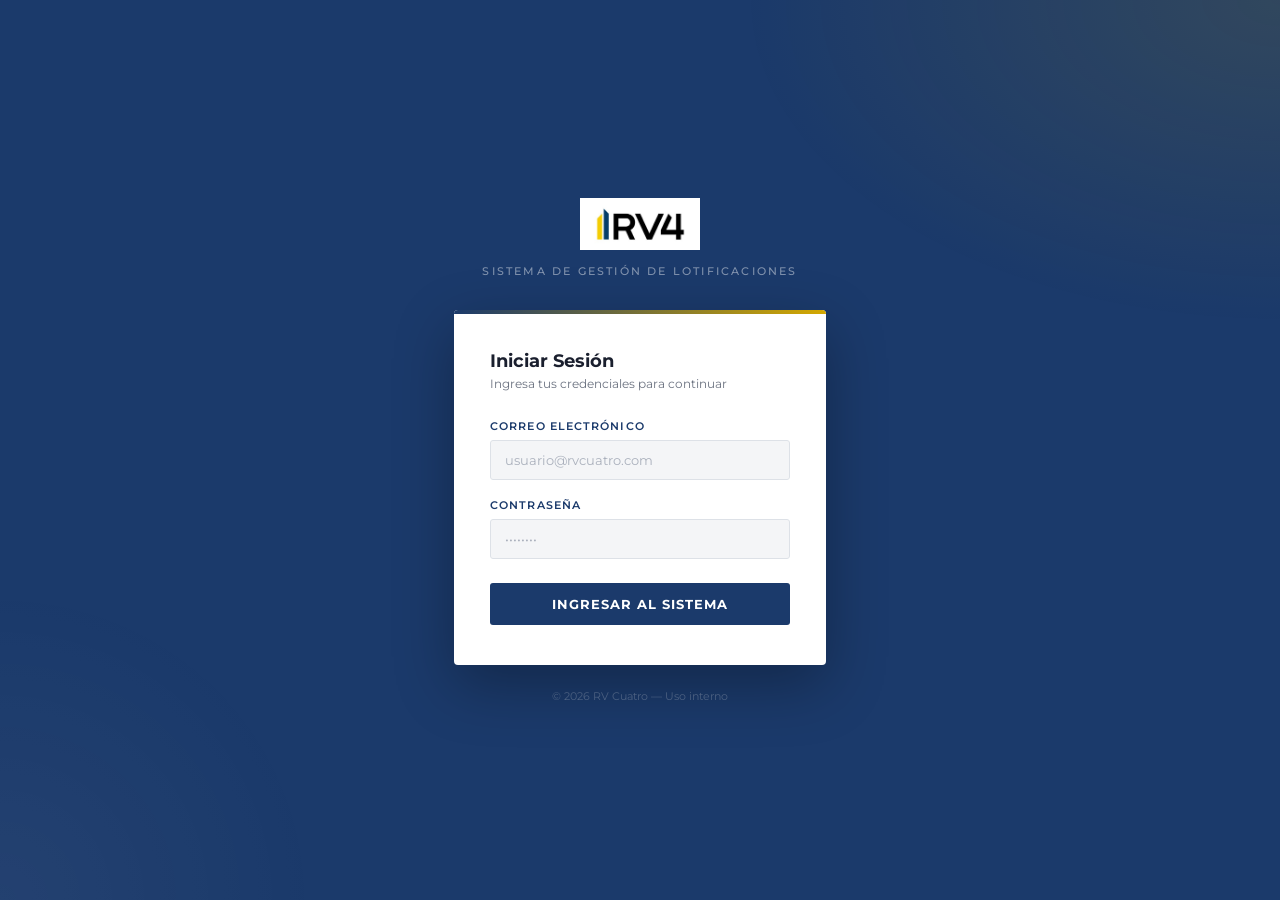
<file: frontend/html/index.html>
<!DOCTYPE html>
<html lang="es">
<head>
<meta charset="UTF-8">
<meta name="viewport" content="width=device-width, initial-scale=1.0">
<title>RV4 Lotificaciones — Acceso</title>
<link rel="preconnect" href="https://fonts.googleapis.com">
<link href="https://fonts.googleapis.com/css2?family=Montserrat:wght@300;400;500;600;700&display=swap" rel="stylesheet">
<style>
*, *::before, *::after { box-sizing: border-box; margin: 0; padding: 0; }
:root {
  --azul:      #1B3A6B;
  --azul-lt:   #2a5298;
  --dorado:    #D4A800;
  --dorado-lt: #F0C000;
  --negro:     #0f1117;
  --blanco:    #ffffff;
  --gris:      #f4f5f7;
  --borde:     #dde1e7;
  --texto:     #1a1f2e;
  --muted:     #6b7280;
  --red:       #c0392b;
}
body {
  font-family: 'Montserrat', sans-serif;
  background: var(--azul);
  min-height: 100vh;
  display: flex;
  align-items: center;
  justify-content: center;
  position: relative;
  overflow: hidden;
}
body::before {
  content: '';
  position: fixed; inset: 0;
  background:
    radial-gradient(ellipse 70% 60% at 100% 0%, rgba(212,168,0,0.12) 0%, transparent 60%),
    radial-gradient(ellipse 50% 70% at 0% 100%, rgba(255,255,255,0.04) 0%, transparent 50%);
  pointer-events: none;
}
.login-wrapper {
  position: relative; z-index: 10;
  width: 100%; max-width: 420px;
  padding: 24px;
  animation: fadeUp 0.5s ease both;
}
@keyframes fadeUp {
  from { opacity:0; transform: translateY(16px); }
  to   { opacity:1; transform: none; }
}
.brand { text-align: center; margin-bottom: 32px; }
.brand img { height: 52px;  }
.brand-sub {
  font-size: 11px; letter-spacing: 0.2em; text-transform: uppercase;
  color: rgba(255,255,255,0.45); margin-top: 10px; font-weight: 500;
}
.card {
  background: var(--blanco);
  border-radius: 4px;
  padding: 40px 36px;
  box-shadow: 0 20px 60px rgba(0,0,0,0.3);
  position: relative; overflow: hidden;
}
.card::before {
  content: '';
  position: absolute; top: 0; left: 0; right: 0; height: 4px;
  background: linear-gradient(90deg, var(--azul), var(--dorado));
}
.card-title { font-size: 18px; font-weight: 700; color: var(--texto); margin-bottom: 4px; }
.card-sub { font-size: 12px; color: var(--muted); margin-bottom: 28px; }
.field { margin-bottom: 18px; }
label {
  display: block; font-size: 11px; font-weight: 600;
  letter-spacing: 0.1em; text-transform: uppercase;
  color: var(--azul); margin-bottom: 7px;
}
input {
  width: 100%; padding: 11px 14px;
  border: 1.5px solid var(--borde); border-radius: 3px;
  background: var(--gris);
  font-family: 'Montserrat', sans-serif; font-size: 13px;
  color: var(--texto); outline: none;
  transition: border-color 0.2s, background 0.2s;
}
input:focus { border-color: var(--azul); background: #fff; }
input::placeholder { color: #aab0bc; }
.btn-login {
  width: 100%; padding: 13px;
  background: var(--azul); color: #fff;
  border: none; border-radius: 3px;
  font-family: 'Montserrat', sans-serif;
  font-size: 13px; font-weight: 700;
  letter-spacing: 0.08em; text-transform: uppercase;
  cursor: pointer; transition: background 0.2s;
  margin-top: 6px;
}
.btn-login:hover { background: var(--dorado); color: var(--negro); }
.btn-login:disabled { opacity: 0.6; cursor: not-allowed; }
.btn-login .spinner {
  display: none; width: 16px; height: 16px;
  border: 2px solid rgba(255,255,255,0.3); border-top-color: #fff;
  border-radius: 50%; animation: spin 0.7s linear infinite; margin: 0 auto;
}
@keyframes spin { to { transform: rotate(360deg); } }
.btn-login.loading .btn-text { display: none; }
.btn-login.loading .spinner { display: block; }
.error-msg {
  background: #fdf2f2; border: 1px solid #f5c6c6;
  color: var(--red); font-size: 12px; padding: 10px 14px;
  border-radius: 3px; margin-top: 14px; display: none;
}
.error-msg.show { display: block; }
.footer { text-align: center; margin-top: 24px; font-size: 11px; color: rgba(255,255,255,0.25); }
</style>
</head>
<body>
<div class="login-wrapper">
  <div class="brand">
    <img src="logo_rv4.png" alt="RV4" onerror="this.style.display='none';document.getElementById('logoText').style.display='block'">
    <div id="logoText" style="display:none;font-size:28px;font-weight:700;color:#fff;letter-spacing:0.05em">RV<span style="color:var(--dorado)">4</span></div>
    <div class="brand-sub">Sistema de Gestión de Lotificaciones</div>
  </div>
  <div class="card">
    <div class="card-title">Iniciar Sesión</div>
    <div class="card-sub">Ingresa tus credenciales para continuar</div>
    <form id="loginForm" onsubmit="handleLogin(event)">
      <div class="field">
        <label for="email">Correo Electrónico</label>
        <input type="email" id="email" placeholder="usuario@rvcuatro.com" required autocomplete="email">
      </div>
      <div class="field">
        <label for="password">Contraseña</label>
        <input type="password" id="password" placeholder="••••••••" required autocomplete="current-password">
      </div>
      <button type="submit" class="btn-login" id="btnLogin">
        <span class="btn-text">Ingresar al Sistema</span>
        <span class="spinner"></span>
      </button>
      <div class="error-msg" id="errorMsg"></div>
    </form>
  </div>
  <div class="footer">© 2026 RV Cuatro — Uso interno</div>
</div>
<script>
const API = '';
async function handleLogin(e) {
  e.preventDefault();
  const btn = document.getElementById('btnLogin');
  const errEl = document.getElementById('errorMsg');
  const email = document.getElementById('email').value;
  const pass  = document.getElementById('password').value;
  btn.classList.add('loading'); btn.disabled = true;
  errEl.classList.remove('show');
  try {
    const fd = new URLSearchParams();
    fd.append('username', email); fd.append('password', pass);
    const res = await fetch(`${API}/api/auth/login`, {
      method: 'POST', headers: { 'Content-Type': 'application/x-www-form-urlencoded' }, body: fd
    });
    const data = await res.json();
    if (!res.ok) throw new Error(data.detail || 'Credenciales incorrectas');
    localStorage.setItem('token', data.access_token);
    localStorage.setItem('usuario', JSON.stringify(data.usuario));
    if (data.must_change_password) {
      window.location.href = '/cambiar-password.html';
    } else {
      window.location.href = '/dashboard.html';
    }
  } catch (err) {
    errEl.textContent = err.message; errEl.classList.add('show');
  } finally {
    btn.classList.remove('loading'); btn.disabled = false;
  }
}
// ── SSO: Auto-login si viene token por URL ──────────────────────────────
// El ATS de tu compañero abre el tablero con ?token=XXX&usuario=BASE64
// El tablero guarda el token en localStorage y redirige al dashboard
(function() {
  const params = new URLSearchParams(window.location.search);
  const ssoToken = params.get('token');
  const ssoUsuario = params.get('usuario');
  const msg = params.get('msg');
  if (ssoToken) {
    try {
      localStorage.setItem('token', ssoToken);
      if (ssoUsuario) {
        // El objeto usuario viene en Base64: btoa(JSON.stringify(usuario))
        localStorage.setItem('usuario', atob(ssoUsuario));
      }
      // Redirigir al dashboard limpiando la URL (sin exponer el token)
      window.location.replace('/dashboard.html');
    } catch(e) {
      console.error('SSO error:', e);
      // Si algo falla, mostrar el login normal
    }
    return; // No continuar ejecutando el resto del script
  }
})();
// ── Fin SSO ─────────────────────────────────────────────────────────────

if (localStorage.getItem('token')) window.location.href = '/dashboard.html';

// Mostrar mensaje si sesión expiró por inactividad
if (new URLSearchParams(window.location.search).get('timeout')) {
  var msg = document.getElementById('errorMsg');
  if (msg) { msg.textContent = '⏱ Sesión cerrada por inactividad. Ingresa nuevamente.'; msg.classList.add('show'); }
}
</script>
</body>
</html>
</file>
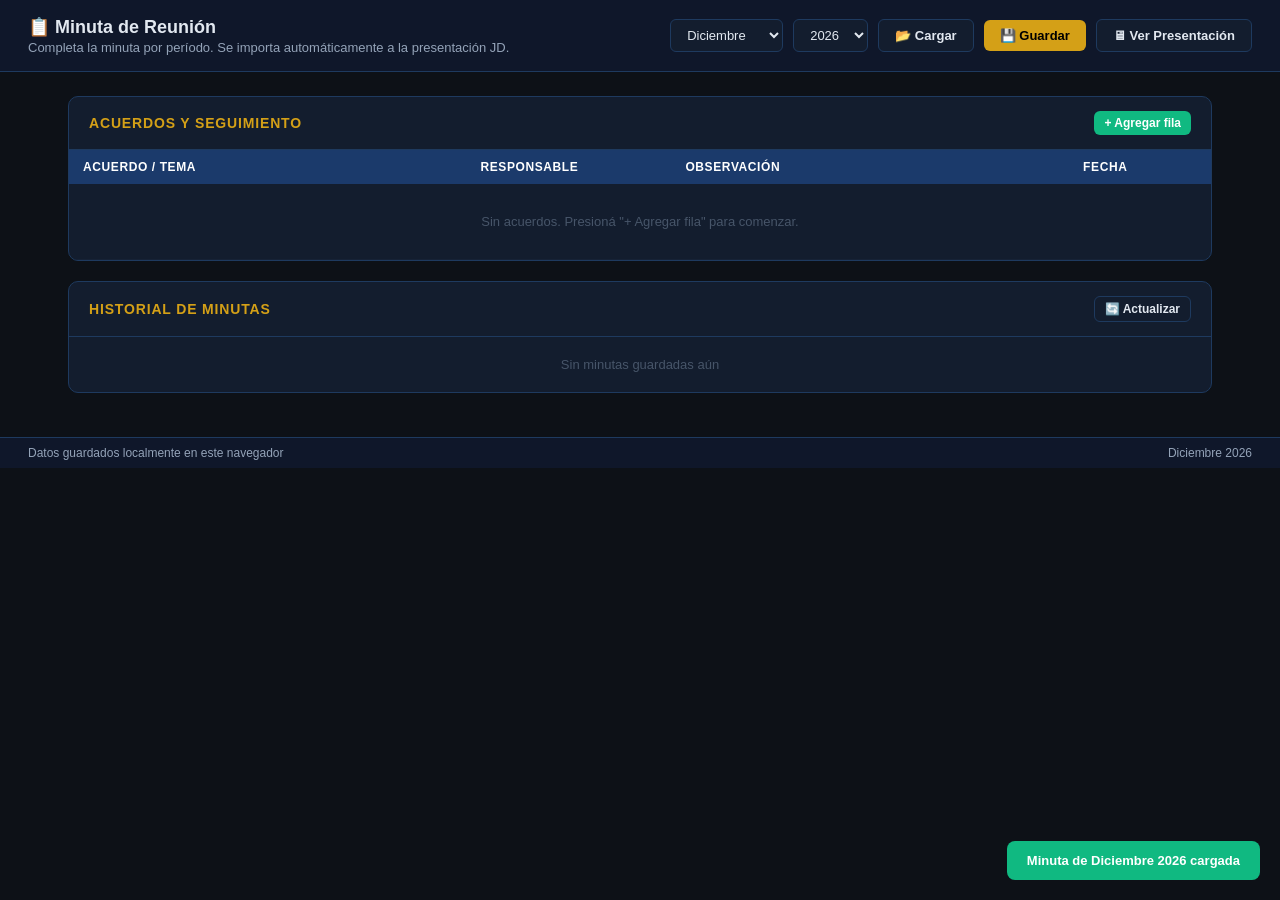
<file: frontend/html/minuta.html>
<!DOCTYPE html>
<html lang="es">
<head>
<meta charset="UTF-8">
<meta name="viewport" content="width=device-width,initial-scale=1">
<title>Minuta de Reunión — RV4</title>
<style>
  :root{
    --bg:#0d1117;--bg-card:#131d2e;--bg-section:#0f172a;
    --text:#e2e8f0;--text-soft:#94a3b8;--muted:#475569;
    --border:#1e3a5f;--border-soft:#162236;
    --blue:#3b82f6;--dorado:#d4a017;--green:#10b981;--red:#ef4444;--amber:#f59e0b;
    --azul:#1B3A6B;
  }
  *{box-sizing:border-box;margin:0;padding:0}
  body{font-family:'Montserrat',sans-serif;background:var(--bg);color:var(--text);min-height:100vh}
  .page-header{background:var(--bg-section);border-bottom:1px solid var(--border);padding:16px 28px;display:flex;align-items:center;gap:16px;justify-content:space-between}
  .page-title{font-size:18px;font-weight:700;color:var(--text)}
  .page-sub{font-size:13px;color:var(--text-soft);margin-top:2px}
  .controls{display:flex;align-items:center;gap:10px;flex-wrap:wrap}
  select{background:var(--bg-card);border:1px solid var(--border);color:var(--text);border-radius:6px;padding:7px 12px;font-size:13px;font-family:inherit;cursor:pointer}
  .btn{display:inline-flex;align-items:center;gap:6px;padding:8px 16px;border-radius:6px;font-size:13px;font-weight:600;font-family:inherit;cursor:pointer;border:none;transition:.15s}
  .btn-primary{background:var(--dorado);color:#000}
  .btn-primary:hover{background:#b8880f}
  .btn-secondary{background:var(--bg-card);color:var(--text);border:1px solid var(--border)}
  .btn-secondary:hover{background:var(--border)}
  .btn-green{background:var(--green);color:#fff}
  .btn-green:hover{opacity:.85}
  .btn-red{background:var(--red);color:#fff}
  .btn-sm{padding:5px 10px;font-size:12px}
  .main{max-width:1200px;margin:0 auto;padding:24px 28px}
  .card{background:var(--bg-card);border:1px solid var(--border);border-radius:10px;margin-bottom:20px;overflow:hidden}
  .card-header{padding:14px 20px;border-bottom:1px solid var(--border);display:flex;align-items:center;justify-content:space-between}
  .card-title{font-size:14px;font-weight:700;color:var(--dorado);text-transform:uppercase;letter-spacing:.06em}
  .card-body{padding:0}
  table{width:100%;border-collapse:collapse}
  th{background:var(--azul);color:#fff;font-size:12px;font-weight:600;text-transform:uppercase;letter-spacing:.05em;padding:10px 14px;text-align:left}
  td{border-bottom:1px solid var(--border-soft);padding:0}
  td input,td textarea{width:100%;background:transparent;border:none;color:var(--text);font-family:inherit;font-size:13px;padding:10px 14px;resize:none;outline:none}
  td input::placeholder,td textarea::placeholder{color:var(--muted)}
  td input:focus,td textarea:focus{background:rgba(59,130,246,.06)}
  td.act-col{text-align:center;width:48px}
  td.act-col button{background:none;border:none;cursor:pointer;color:var(--red);font-size:16px;padding:4px 8px}
  .empty-row td{padding:30px;text-align:center;color:var(--muted);font-size:13px}
  .status-bar{background:var(--bg-section);border-top:1px solid var(--border);padding:8px 28px;font-size:12px;color:var(--text-soft);display:flex;align-items:center;justify-content:space-between}
  .pill{display:inline-flex;align-items:center;gap:4px;padding:3px 10px;border-radius:20px;font-size:11px;font-weight:600}
  .pill-green{background:rgba(16,185,129,.15);color:var(--green)}
  .pill-amber{background:rgba(245,158,11,.15);color:var(--amber)}
  .historial-item{padding:12px 16px;border-bottom:1px solid var(--border-soft);display:flex;justify-content:space-between;align-items:center;cursor:pointer}
  .historial-item:hover{background:var(--bg-section)}
  .historial-item:last-child{border-bottom:none}
  .modal-overlay{display:none;position:fixed;inset:0;background:rgba(0,0,0,.7);z-index:1000;align-items:center;justify-content:center}
  .modal-overlay.open{display:flex}
  .modal{background:var(--bg-card);border:1px solid var(--border);border-radius:12px;padding:24px;max-width:500px;width:90%}
  .modal-title{font-size:16px;font-weight:700;margin-bottom:16px}
  .toast{position:fixed;bottom:20px;right:20px;background:var(--green);color:#fff;padding:12px 20px;border-radius:8px;font-size:13px;font-weight:600;z-index:2000;display:none;animation:fadeIn .2s}
  @keyframes fadeIn{from{opacity:0;transform:translateY(10px)}to{opacity:1;transform:translateY(0)}}
</style>
</head>
<body>

<div class="page-header">
  <div>
    <div class="page-title">📋 Minuta de Reunión</div>
    <div class="page-sub">Completa la minuta por período. Se importa automáticamente a la presentación JD.</div>
  </div>
  <div class="controls">
    <select id="selMes">
      <option value="1">Enero</option><option value="2">Febrero</option>
      <option value="3">Marzo</option><option value="4">Abril</option>
      <option value="5">Mayo</option><option value="6">Junio</option>
      <option value="7">Julio</option><option value="8">Agosto</option>
      <option value="9">Septiembre</option><option value="10">Octubre</option>
      <option value="11">Noviembre</option><option value="12">Diciembre</option>
    </select>
    <select id="selAnio"></select>
    <button class="btn btn-secondary" onclick="cargarMinuta()">📂 Cargar</button>
    <button class="btn btn-primary" onclick="guardarMinuta()">💾 Guardar</button>
    <button class="btn btn-secondary" onclick="location.href='/presentacion.html'" title="Abrir presentación JD">🖥 Ver Presentación</button>
  </div>
</div>

<div class="main">
  <!-- Editor de Acuerdos -->
  <div class="card">
    <div class="card-header">
      <span class="card-title">Acuerdos y Seguimiento</span>
      <div style="display:flex;gap:8px;align-items:center">
        <span id="lastModLabel" style="font-size:12px;color:var(--text-soft)"></span>
        <button class="btn btn-green btn-sm" onclick="agregarFila()">+ Agregar fila</button>
      </div>
    </div>
    <div class="card-body">
      <table id="minutasTable">
        <thead>
          <tr>
            <th style="width:35%">Acuerdo / Tema</th>
            <th style="width:18%">Responsable</th>
            <th style="width:35%">Observación</th>
            <th style="width:10%">Fecha</th>
            <th style="width:48px"></th>
          </tr>
        </thead>
        <tbody id="minutasTbody">
          <tr class="empty-row"><td colspan="5">Sin acuerdos. Presioná "+ Agregar fila" para comenzar.</td></tr>
        </tbody>
      </table>
    </div>
  </div>

  <!-- Historial de minutas guardadas -->
  <div class="card">
    <div class="card-header">
      <span class="card-title">Historial de Minutas</span>
      <button class="btn btn-secondary btn-sm" onclick="renderHistorial()">🔄 Actualizar</button>
    </div>
    <div class="card-body" id="historialContainer">
      <div style="padding:20px;text-align:center;color:var(--muted);font-size:13px">Cargando historial…</div>
    </div>
  </div>
</div>

<div class="status-bar">
  <span id="statusMsg">Listo</span>
  <span id="statusPeriod"></span>
</div>

<div id="toastEl" class="toast"></div>

<script>
const MESES = ['','Enero','Febrero','Marzo','Abril','Mayo','Junio','Julio','Agosto','Septiembre','Octubre','Noviembre','Diciembre'];
const KEY = (anio, mes) => `rv4_minutas_${anio}_${String(mes).padStart(2,'0')}`;
let currentAnio = new Date().getFullYear();
let currentMes  = new Date().getMonth() + 1;

// Init year dropdown
function initYears() {
  const sel = document.getElementById('selAnio');
  for (let y = currentAnio + 1; y >= 2023; y--) {
    const o = document.createElement('option');
    o.value = y; o.textContent = y;
    if (y === currentAnio) o.selected = true;
    sel.appendChild(o);
  }
}

function getSelValues() {
  return {
    mes: Number(document.getElementById('selMes').value),
    anio: Number(document.getElementById('selAnio').value)
  };
}

function renderRows(items) {
  const tbody = document.getElementById('minutasTbody');
  if (!items || !items.length) {
    tbody.innerHTML = '<tr class="empty-row"><td colspan="5">Sin acuerdos. Presioná "+ Agregar fila" para comenzar.</td></tr>';
    return;
  }
  tbody.innerHTML = items.map((item, i) => `
    <tr data-idx="${i}">
      <td><input type="text" placeholder="Acuerdo o tema de seguimiento…" value="${escHtml(item.tema||'')}" oninput="updateRow(${i},'tema',this.value)"></td>
      <td><input type="text" placeholder="Responsable" value="${escHtml(item.responsable||'')}" oninput="updateRow(${i},'responsable',this.value)"></td>
      <td><input type="text" placeholder="Observación o estado" value="${escHtml(item.observacion||'')}" oninput="updateRow(${i},'observacion',this.value)"></td>
      <td><input type="date" value="${item.fecha||''}" oninput="updateRow(${i},'fecha',this.value)"></td>
      <td class="act-col"><button onclick="eliminarFila(${i})" title="Eliminar fila">✕</button></td>
    </tr>`).join('');
}

let rows = [];

function updateRow(i, field, val) { if (rows[i]) rows[i][field] = val; }
function escHtml(s) { return String(s).replace(/&/g,'&amp;').replace(/</g,'&lt;').replace(/"/g,'&quot;'); }

function agregarFila() {
  // Remove empty-row if present
  const emptyRow = document.querySelector('#minutasTbody .empty-row');
  if (emptyRow) emptyRow.remove();
  rows.push({ tema:'', responsable:'', observacion:'', fecha:'' });
  renderRows(rows);
  // Focus first input of last row
  const inputs = document.querySelectorAll('#minutasTbody tr:last-child input');
  if (inputs[0]) inputs[0].focus();
}

function eliminarFila(i) {
  rows.splice(i, 1);
  renderRows(rows);
}

function cargarMinuta() {
  const { mes, anio } = getSelValues();
  currentMes = mes; currentAnio = anio;
  const key = KEY(anio, mes);
  try {
    const data = JSON.parse(localStorage.getItem(key) || 'null');
    if (data) {
      rows = data.items || [];
      document.getElementById('lastModLabel').textContent = data.lastMod ? 'Modificado: ' + data.lastMod : '';
    } else {
      rows = [];
      document.getElementById('lastModLabel').textContent = '';
    }
  } catch(e) { rows = []; }
  renderRows(rows);
  document.getElementById('statusPeriod').textContent = `${MESES[mes]} ${anio}`;
  showToast(`Minuta de ${MESES[mes]} ${anio} cargada`, 'green');
}

function guardarMinuta() {
  const { mes, anio } = getSelValues();
  // Sync any unsaved row edits from DOM
  document.querySelectorAll('#minutasTbody tr[data-idx]').forEach(tr => {
    const i = Number(tr.dataset.idx);
    const inputs = tr.querySelectorAll('input');
    if (rows[i]) {
      rows[i].tema        = inputs[0]?.value || '';
      rows[i].responsable = inputs[1]?.value || '';
      rows[i].observacion = inputs[2]?.value || '';
      rows[i].fecha       = inputs[3]?.value || '';
    }
  });
  const filteredRows = rows.filter(r => r.tema || r.responsable || r.observacion);
  const lastMod = new Date().toLocaleString('es-GT');
  const data = { items: filteredRows, lastMod, mes, anio };
  localStorage.setItem(KEY(anio, mes), JSON.stringify(data));
  document.getElementById('lastModLabel').textContent = 'Modificado: ' + lastMod;
  showToast(`✓ Minuta de ${MESES[mes]} ${anio} guardada (${filteredRows.length} acuerdos)`, 'green');
  renderHistorial();
}

function limpiarMinuta() {
  if (!confirm('¿Limpiar todos los acuerdos de este período? Esta acción no se puede deshacer.')) return;
  const { mes, anio } = getSelValues();
  localStorage.removeItem(KEY(anio, mes));
  rows = [];
  renderRows(rows);
  document.getElementById('lastModLabel').textContent = '';
  showToast('Minuta limpiada', 'amber');
  renderHistorial();
}

function renderHistorial() {
  const container = document.getElementById('historialContainer');
  const guardadas = [];
  for (let k in localStorage) {
    if (k.startsWith('rv4_minutas_')) {
      try {
        const d = JSON.parse(localStorage.getItem(k));
        if (d) guardadas.push({ key: k, ...d });
      } catch(e) {}
    }
  }
  guardadas.sort((a,b) => b.key.localeCompare(a.key));
  if (!guardadas.length) {
    container.innerHTML = '<div style="padding:20px;text-align:center;color:var(--muted);font-size:13px">Sin minutas guardadas aún</div>';
    return;
  }
  container.innerHTML = guardadas.map(g => `
    <div class="historial-item" onclick="cargarDesdeHistorial(${g.mes},${g.anio})">
      <div>
        <div style="font-weight:600;font-size:13px">${MESES[g.mes]||g.mes} ${g.anio}</div>
        <div style="font-size:12px;color:var(--text-soft)">${g.lastMod||''}</div>
      </div>
      <div style="display:flex;align-items:center;gap:10px">
        <span class="pill pill-green">${(g.items||[]).length} acuerdos</span>
        <button class="btn btn-red btn-sm" onclick="event.stopPropagation();borrarHistorial('${g.key}')">🗑</button>
      </div>
    </div>`).join('');
}

function cargarDesdeHistorial(mes, anio) {
  document.getElementById('selMes').value = mes;
  document.getElementById('selAnio').value = anio;
  cargarMinuta();
}

function borrarHistorial(key) {
  if (!confirm('¿Eliminar esta minuta del historial?')) return;
  localStorage.removeItem(key);
  renderHistorial();
}

function showToast(msg, type) {
  const t = document.getElementById('toastEl');
  t.textContent = msg;
  t.style.background = type === 'green' ? '#10b981' : type === 'amber' ? '#f59e0b' : '#ef4444';
  t.style.display = 'block';
  setTimeout(() => { t.style.display = 'none'; }, 3000);
}

// Init
initYears();
document.getElementById('selMes').value = currentMes;
cargarMinuta();
renderHistorial();
document.getElementById('statusMsg').textContent = 'Datos guardados localmente en este navegador';
</script>
</body>
</html>
</file>
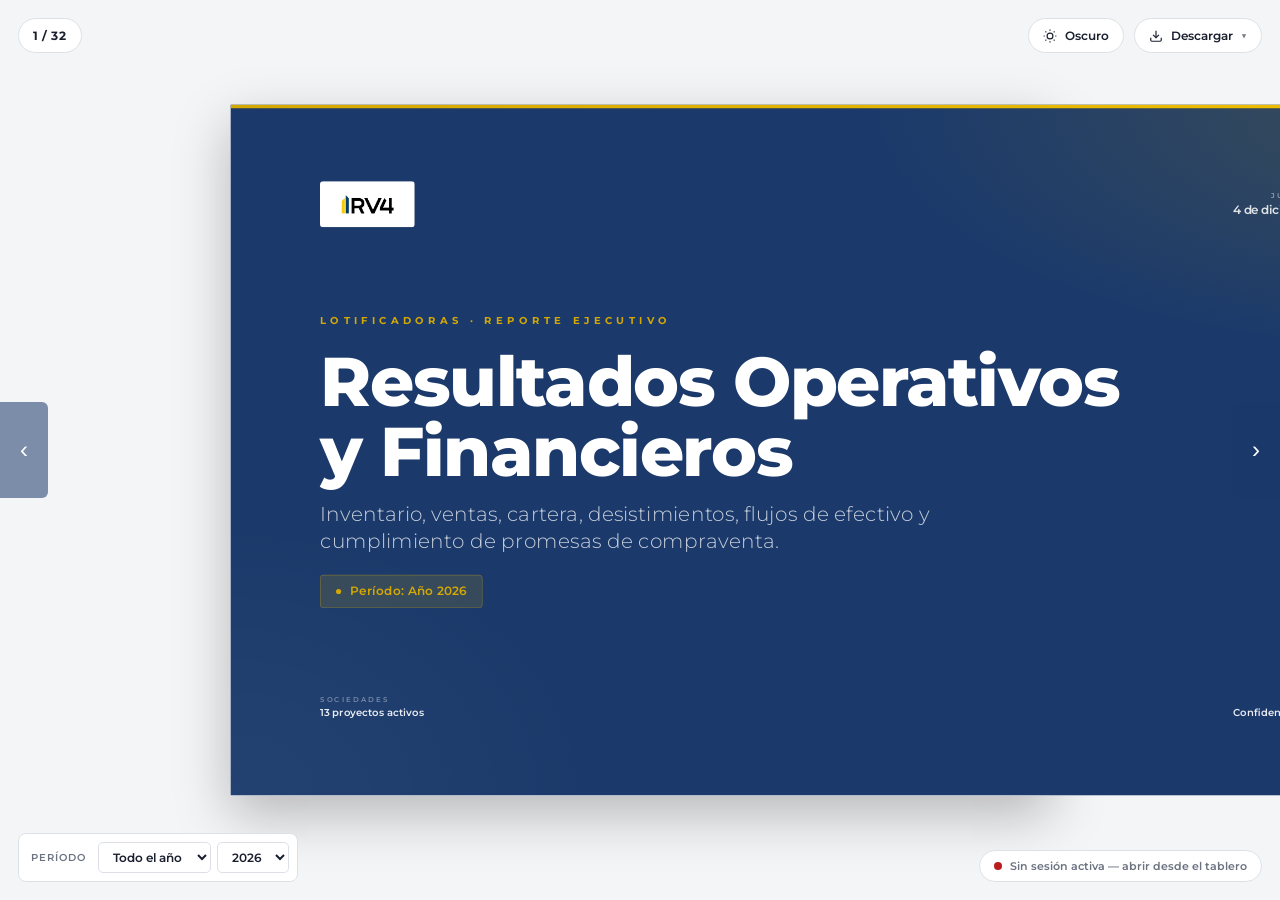
<file: frontend/html/presentacion.html>
<!DOCTYPE html>
<html lang="es">
<head>
<meta charset="UTF-8">
<meta name="viewport" content="width=device-width, initial-scale=1.0">
<title>RV4 — Junta Directiva Lotificadoras</title>
<link rel="preconnect" href="https://fonts.googleapis.com">
<link href="https://fonts.googleapis.com/css2?family=Montserrat:wght@300;400;500;600;700;800&display=swap" rel="stylesheet">
<style>
*,*::before,*::after{box-sizing:border-box;margin:0;padding:0}
:root{
  /* Marca RV4 */
  --azul:#1B3A6B; --azul-lt:#2a5298; --azul-dk:#152d54;
  --dorado:#D4A800; --dorado-lt:#F0C000;
  --negro:#0f1117;

  /* Tema CLARO (default) */
  --bg:#f4f5f7;
  --bg-section:#ffffff;
  --bg-card:#ffffff;
  --bg-cover:#1B3A6B;
  --bg-cover-overlay:rgba(212,168,0,0.08);
  --text:#1a1f2e;
  --text-soft:#4b5563;
  --muted:#6b7280;
  --border:#dde1e7;
  --border-soft:#eaecf0;
  --accent:#D4A800;
  --accent-on:#0f1117;

  --green:#16a34a; --green-bg:#f0fdf4;
  --blue:#1d4ed8;  --blue-bg:#eff6ff;
  --red:#b91c1c;   --red-bg:#fef2f2;
  --purple:#6d28d9;--purple-bg:#f5f3ff;
  --amber:#b45309; --amber-bg:#fffbeb;
}
html[data-theme="dark"]{
  --bg:#0b1220;
  --bg-section:#111a2e;
  --bg-card:#16213a;
  --bg-cover:#0a1530;
  --bg-cover-overlay:rgba(212,168,0,0.06);
  --text:#e7ecf5;
  --text-soft:#aab4c5;
  --muted:#7e89a0;
  --border:#27324b;
  --border-soft:#1e2840;
  --green:#22c55e; --green-bg:rgba(34,197,94,0.12);
  --blue:#60a5fa;  --blue-bg:rgba(96,165,250,0.12);
  --red:#f87171;   --red-bg:rgba(248,113,113,0.12);
  --purple:#a78bfa;--purple-bg:rgba(167,139,250,0.12);
  --amber:#fbbf24; --amber-bg:rgba(251,191,36,0.12);
}

html,body{height:100%;background:var(--bg);font-family:'Montserrat',sans-serif;color:var(--text);overflow:hidden}

/* ── Stage / scaling ─────────────────────────────── */
#stage{position:fixed;inset:0;display:flex;align-items:center;justify-content:center;background:var(--bg);overflow:hidden}
#deck{width:1920px;height:1080px;position:relative;transform-origin:center center;background:var(--bg);box-shadow:0 30px 80px rgba(0,0,0,0.25)}
.slide{position:absolute;inset:0;width:1920px;height:1080px;background:var(--bg-section);display:none;overflow:hidden}
.slide.active{display:block}

/* ── Navegación (fuera del stage) ─────────────────── */
.nav-arrow{position:fixed;top:50%;transform:translateY(-50%);width:48px;height:96px;background:rgba(27,58,107,0.55);border:none;color:#fff;font-size:24px;cursor:pointer;z-index:100;display:flex;align-items:center;justify-content:center;transition:background .2s;border-radius:0 6px 6px 0}
.nav-arrow.next{left:auto;right:0;border-radius:6px 0 0 6px}
.nav-arrow:hover{background:var(--dorado);color:var(--negro)}
.nav-arrow.prev{left:0}

.toolbar{position:fixed;top:18px;right:18px;display:flex;gap:10px;align-items:center;z-index:120}
.tb-pill{background:var(--bg-card);border:1px solid var(--border);color:var(--text);padding:9px 14px;border-radius:30px;font-size:12px;font-weight:600;display:flex;align-items:center;gap:8px;cursor:pointer;font-family:inherit}
.tb-pill:hover{border-color:var(--dorado)}
.tb-pill svg{width:14px;height:14px}
.tb-counter{position:fixed;left:18px;top:18px;background:var(--bg-card);border:1px solid var(--border);color:var(--text);padding:9px 14px;border-radius:30px;font-size:12px;font-weight:700;letter-spacing:.05em;z-index:120}

.period-selector{position:fixed;left:18px;bottom:18px;background:var(--bg-card);border:1px solid var(--border);border-radius:8px;padding:8px;display:flex;gap:6px;z-index:120;align-items:center;font-size:12px;font-weight:600}
.period-selector label{color:var(--muted);text-transform:uppercase;letter-spacing:.1em;font-size:10px;margin:0 6px 0 4px}
.period-selector select{padding:6px 10px;border:1px solid var(--border);border-radius:5px;background:var(--bg-section);color:var(--text);font-family:inherit;font-size:12px;font-weight:600;cursor:pointer;outline:none}
.period-selector select:focus{border-color:var(--azul)}

.status-pill{position:fixed;bottom:18px;right:18px;display:flex;align-items:center;gap:8px;font-size:11px;color:var(--muted);z-index:120;background:var(--bg-card);padding:8px 14px;border-radius:30px;border:1px solid var(--border);font-weight:600}
.status-dot{width:8px;height:8px;border-radius:50%;background:var(--green);animation:pulse 2s infinite}
.status-dot.loading{background:var(--amber);animation:pulse 1s infinite}
.status-dot.error{background:var(--red);animation:none}
@keyframes pulse{0%,100%{opacity:1}50%{opacity:.4}}

/* ══════════════════════════════════════════════════ */
/* TIPOGRAFÍA SYSTEM                                   */
/* ══════════════════════════════════════════════════ */
.eyebrow{font-size:14px;font-weight:700;letter-spacing:.25em;text-transform:uppercase;color:var(--dorado)}
.eyebrow-muted{font-size:13px;font-weight:600;letter-spacing:.2em;text-transform:uppercase;color:var(--muted)}
.h-display{font-size:96px;font-weight:800;line-height:1;letter-spacing:-.02em;color:var(--text)}
.h-1{font-size:64px;font-weight:700;line-height:1.05;letter-spacing:-.015em;color:var(--text)}
.h-2{font-size:42px;font-weight:700;line-height:1.1;letter-spacing:-.01em;color:var(--text)}
.h-3{font-size:28px;font-weight:700;line-height:1.2;color:var(--text)}
.body-lg{font-size:20px;font-weight:400;line-height:1.5;color:var(--text-soft)}
.body-md{font-size:16px;font-weight:400;line-height:1.5;color:var(--text-soft)}
.label-sm{font-size:11px;font-weight:700;letter-spacing:.15em;text-transform:uppercase;color:var(--muted)}

/* ══════════════════════════════════════════════════ */
/* PORTADA (Slide 1)                                   */
/* ══════════════════════════════════════════════════ */
.cover{background:var(--bg-cover);color:#fff;width:100%;height:100%;position:relative;overflow:hidden}
.cover::before{content:'';position:absolute;inset:0;background:
  radial-gradient(ellipse 80% 60% at 100% 0%, rgba(212,168,0,0.18) 0%, transparent 60%),
  radial-gradient(ellipse 60% 80% at 0% 100%, rgba(255,255,255,0.04) 0%, transparent 50%);pointer-events:none}
.cover::after{content:'';position:absolute;top:0;left:0;right:0;height:6px;background:linear-gradient(90deg,var(--dorado) 0%,var(--dorado-lt) 100%)}
.cover-content{position:relative;z-index:2;padding:120px 140px;display:flex;flex-direction:column;height:100%;justify-content:space-between}
.cover-top{display:flex;align-items:center;justify-content:space-between}
.cover-logo{height:72px;background:#fff;padding:12px 18px;border-radius:5px}
.cover-meeting-id{text-align:right}
.cover-meeting-id .lbl{font-size:11px;font-weight:600;letter-spacing:.3em;color:rgba(255,255,255,.5);text-transform:uppercase;margin-bottom:6px}
.cover-meeting-id .val{font-size:18px;font-weight:600;color:rgba(255,255,255,.85)}
.cover-center{display:flex;flex-direction:column;gap:24px;max-width:1400px}
.cover-eyebrow{font-size:16px;font-weight:700;letter-spacing:.4em;text-transform:uppercase;color:var(--dorado);margin-bottom:8px}
.cover-title{font-size:108px;font-weight:800;line-height:1;letter-spacing:-.02em;color:#fff}
.cover-subtitle{font-size:32px;font-weight:300;color:rgba(255,255,255,.75);line-height:1.3;max-width:1100px}
.cover-period{display:inline-flex;align-items:center;gap:14px;padding:14px 24px;background:rgba(212,168,0,0.15);border:1.5px solid rgba(212,168,0,0.4);border-radius:6px;font-size:18px;font-weight:600;color:var(--dorado);letter-spacing:.05em;align-self:flex-start;margin-top:8px}
.cover-period::before{content:'';width:8px;height:8px;background:var(--dorado);border-radius:50%}
.cover-bottom{display:flex;justify-content:space-between;align-items:flex-end}
.cover-bottom .meta{display:flex;flex-direction:column;gap:4px}
.cover-bottom .meta-lbl{font-size:11px;font-weight:600;letter-spacing:.3em;color:rgba(255,255,255,.4);text-transform:uppercase}
.cover-bottom .meta-val{font-size:16px;font-weight:600;color:rgba(255,255,255,.9)}

/* ══════════════════════════════════════════════════ */
/* SLIDE BASE LAYOUT                                   */
/* ══════════════════════════════════════════════════ */
.slide-pad{padding:90px 120px 70px}
.slide-header{display:flex;justify-content:space-between;align-items:flex-start;margin-bottom:42px;padding-bottom:22px;border-bottom:1px solid var(--border)}
.slide-header-left{display:flex;flex-direction:column;gap:10px}
.slide-section-tag{font-size:11px;font-weight:700;letter-spacing:.25em;color:var(--dorado);text-transform:uppercase}
.slide-title{font-size:44px;font-weight:700;color:var(--text);line-height:1.05;letter-spacing:-.01em}
.slide-subtitle{font-size:18px;font-weight:400;color:var(--text-soft);margin-top:6px}
.slide-header-right{display:flex;flex-direction:column;align-items:flex-end;gap:6px}
.slide-num{font-size:13px;font-weight:700;color:var(--muted);letter-spacing:.15em}
.slide-brand{height:32px;opacity:.85}
.slide-footer{position:absolute;bottom:32px;left:120px;right:120px;display:flex;justify-content:space-between;align-items:center;font-size:11px;color:var(--muted);font-weight:600;letter-spacing:.1em;text-transform:uppercase;border-top:1px solid var(--border-soft);padding-top:14px}

/* ══════════════════════════════════════════════════ */
/* SECTION DIVIDER                                     */
/* ══════════════════════════════════════════════════ */
.divider{background:var(--bg-cover);color:#fff;width:100%;height:100%;position:relative;display:flex;align-items:center;padding:0 140px;overflow:hidden}
.divider::before{content:'';position:absolute;inset:0;background:radial-gradient(ellipse 80% 60% at 100% 50%, rgba(212,168,0,0.12) 0%, transparent 60%);pointer-events:none}
.divider-num{font-size:280px;font-weight:800;line-height:1;color:rgba(212,168,0,0.18);letter-spacing:-.04em;position:absolute;right:140px;top:50%;transform:translateY(-50%)}
.divider-content{position:relative;z-index:2;display:flex;flex-direction:column;gap:22px;max-width:1100px}
.divider-eyebrow{font-size:14px;font-weight:700;letter-spacing:.4em;text-transform:uppercase;color:var(--dorado)}
.divider-title{font-size:96px;font-weight:800;line-height:1;letter-spacing:-.02em;color:#fff}
.divider-desc{font-size:22px;font-weight:300;color:rgba(255,255,255,.7);max-width:900px;line-height:1.4;margin-top:8px}
.divider-rule{width:80px;height:4px;background:var(--dorado);margin-bottom:8px}

/* ══════════════════════════════════════════════════ */
/* KPI CARDS                                           */
/* ══════════════════════════════════════════════════ */
.kpi-grid{display:grid;gap:20px}
.kpi-grid.cols-3{grid-template-columns:repeat(3,1fr)}
.kpi-grid.cols-4{grid-template-columns:repeat(4,1fr)}
.kpi-grid.cols-5{grid-template-columns:repeat(5,1fr)}
.kpi-card{background:var(--bg-card);border:1px solid var(--border);border-radius:10px;padding:30px 32px;position:relative;overflow:hidden}
.kpi-card::before{content:'';position:absolute;top:0;left:0;right:0;height:4px;background:var(--azul)}
.kpi-card.green::before{background:var(--green)}
.kpi-card.blue::before{background:var(--blue)}
.kpi-card.red::before{background:var(--red)}
.kpi-card.dorado::before{background:var(--dorado)}
.kpi-card.purple::before{background:var(--purple)}
.kpi-card.amber::before{background:var(--amber)}
.kpi-label{font-size:12px;font-weight:700;letter-spacing:.18em;text-transform:uppercase;color:var(--muted);margin-bottom:18px}
.kpi-value{font-size:56px;font-weight:700;color:var(--text);line-height:1;letter-spacing:-.02em;margin-bottom:10px}
.kpi-value.green{color:var(--green)}
.kpi-value.blue{color:var(--blue)}
.kpi-value.red{color:var(--red)}
.kpi-value.dorado{color:var(--dorado)}
.kpi-value.purple{color:var(--purple)}
.kpi-value.amber{color:var(--amber)}
.kpi-sub{font-size:14px;color:var(--muted);font-weight:500;line-height:1.4}
.kpi-meta{display:flex;align-items:center;gap:8px;margin-top:14px;padding-top:14px;border-top:1px solid var(--border-soft);font-size:13px;color:var(--text-soft);font-weight:500}

/* TWO COLUMN */
.two-col{display:grid;grid-template-columns:1fr 1fr;gap:42px;align-items:start}
.two-col.weighted{grid-template-columns:1.4fr 1fr}

/* TABLA EJECUTIVA */
.exec-table{width:100%;border-collapse:collapse;background:var(--bg-card);border:1px solid var(--border);border-radius:10px;overflow:hidden}
.exec-table th{background:var(--azul);color:#fff;font-size:12px;font-weight:700;letter-spacing:.1em;text-transform:uppercase;padding:16px 18px;text-align:left}
.exec-table th.right{text-align:right}
.exec-table td{padding:14px 18px;font-size:15px;color:var(--text);border-bottom:1px solid var(--border-soft);font-weight:500}
.exec-table td.right{text-align:right;font-variant-numeric:tabular-nums}
.exec-table td.bold{font-weight:700}
.exec-table tr:last-child td{border-bottom:none}
.exec-table tr.total td{background:var(--bg);font-weight:700;color:var(--blue);font-size:16px;border-top:2px solid var(--blue)}
.exec-table .pill{display:inline-block;padding:4px 10px;border-radius:4px;font-size:11px;font-weight:700;letter-spacing:.05em}
.exec-table .pill.green{background:var(--green-bg);color:var(--green)}
.exec-table .pill.amber{background:var(--amber-bg);color:var(--amber)}
.exec-table .pill.red{background:var(--red-bg);color:var(--red)}
.exec-table .pill.blue{background:var(--blue-bg);color:var(--blue)}

/* PROGRESS / ABSORCION BARS */
.bar-row{display:grid;grid-template-columns:240px 1fr 130px;gap:18px;align-items:center;padding:14px 0;border-bottom:1px solid var(--border-soft);font-size:14px}
.bar-row:last-child{border-bottom:none}
.bar-name{font-weight:600;color:var(--text)}
.bar-track{height:10px;background:var(--border-soft);border-radius:6px;overflow:hidden;position:relative}
.bar-fill{height:100%;background:linear-gradient(90deg,var(--azul),var(--dorado));border-radius:6px;transition:width .6s ease}
.bar-pct{font-weight:700;color:var(--text);text-align:right;font-variant-numeric:tabular-nums}

/* CALLOUT */
.callout{background:var(--bg-card);border:1px solid var(--border);border-left:4px solid var(--dorado);border-radius:8px;padding:24px 28px}
.callout .label{font-size:11px;font-weight:700;letter-spacing:.2em;text-transform:uppercase;color:var(--dorado);margin-bottom:8px}
.callout .text{font-size:18px;font-weight:500;color:var(--text);line-height:1.4}
.callout.red{border-left-color:var(--red)}
.callout.red .label{color:var(--red)}
.callout.green{border-left-color:var(--green)}
.callout.green .label{color:var(--green)}
.callout.blue{border-left-color:var(--blue)}
.callout.blue .label{color:var(--blue)}

/* SVG CHART HELPERS */
.chart-wrap{background:var(--bg-card);border:1px solid var(--border);border-radius:10px;padding:24px}
.chart-title{font-size:16px;font-weight:700;color:var(--text);margin-bottom:6px}
.chart-sub{font-size:12px;color:var(--muted);margin-bottom:16px}

/* LIST stylized */
.exec-list{list-style:none;padding:0}
.exec-list li{padding:14px 0;border-bottom:1px solid var(--border-soft);display:flex;gap:18px;align-items:flex-start;font-size:16px;color:var(--text);line-height:1.5}
.exec-list li:last-child{border-bottom:none}
.exec-list .num{font-size:24px;font-weight:800;color:var(--dorado);min-width:40px;line-height:1}
.exec-list .item-content{flex:1}
.exec-list .item-title{font-weight:700;color:var(--text);margin-bottom:4px}
.exec-list .item-desc{font-size:14px;color:var(--text-soft);font-weight:400}

/* loading state */
.loading-shimmer{background:linear-gradient(90deg,var(--border-soft) 25%,var(--border) 50%,var(--border-soft) 75%);background-size:200% 100%;animation:shimmer 1.5s infinite;border-radius:6px;color:transparent}
@keyframes shimmer{0%{background-position:200% 0}100%{background-position:-200% 0}}

/* AGENDA list */
.agenda-grid{display:grid;grid-template-columns:repeat(2,1fr);gap:24px;margin-top:30px}
.agenda-item{background:var(--bg-card);border:1px solid var(--border);border-radius:10px;padding:28px 32px;display:flex;gap:24px;align-items:flex-start;transition:border-color .2s}
.agenda-num{font-size:48px;font-weight:800;color:var(--dorado);line-height:1;letter-spacing:-.02em;min-width:80px}
.agenda-text .a-title{font-size:22px;font-weight:700;color:var(--text);margin-bottom:6px}
.agenda-text .a-desc{font-size:14px;color:var(--text-soft);line-height:1.5}

/* close slide */
.close-content{display:flex;flex-direction:column;align-items:center;justify-content:center;height:100%;text-align:center;gap:30px;padding:0 160px}
.close-content .h-display{font-size:120px}

/* small chips */
.chip{display:inline-block;padding:6px 12px;border-radius:14px;font-size:11px;font-weight:700;letter-spacing:.08em;text-transform:uppercase;background:var(--bg);color:var(--text-soft);border:1px solid var(--border)}

/* legend */
.legend{display:flex;gap:18px;flex-wrap:wrap;align-items:center;font-size:13px;font-weight:500;color:var(--text-soft)}
.legend-item{display:flex;align-items:center;gap:8px}
.legend-dot{width:12px;height:12px;border-radius:3px}

/* === Speaker notes hidden helper === */
[hidden]{display:none!important}

/* Download dropdown */
.download-wrap{position:relative}
.download-menu{display:none;position:absolute;top:calc(100% + 8px);right:0;background:var(--bg-card);border:1px solid var(--border);border-radius:10px;min-width:240px;box-shadow:0 8px 32px rgba(0,0,0,.18);z-index:200;overflow:hidden}
.download-menu.open{display:block}
.dl-item{padding:14px 18px;cursor:pointer;transition:background .15s;font-size:13px;font-weight:600;color:var(--text);display:flex;flex-direction:column;gap:2px;border-bottom:1px solid var(--border-soft)}
.dl-item:last-child{border-bottom:none}
.dl-item:hover{background:var(--bg)}
.dl-item svg{margin-bottom:4px}
.dl-toast{position:fixed;bottom:70px;right:18px;background:var(--azul);color:#fff;padding:12px 20px;border-radius:8px;font-size:12px;font-weight:600;z-index:300;display:none;animation:slideUp .2s ease}
.dl-toast.show{display:flex;align-items:center;gap:10px}
.dl-toast.err{background:#b91c1c}
@media print {
  #topbar,#arrows,.slide-arrows,.download-wrap,#periodMes,#periodAnio,.tb-pill,#statusBar{display:none!important}
  body{background:#0d1117!important}
  .deck{overflow:visible!important;height:auto!important}
  .slide{display:flex!important;position:relative!important;page-break-after:always;page-break-inside:avoid;width:100vw;height:100vh;border-radius:0;margin:0}
  .slide:last-child{page-break-after:auto}
}
</style>
</head>
<body>

<!-- Toolbar -->
<div class="tb-counter"><span id="tbCount">1 / 26</span></div>
<div class="toolbar">
  <button class="tb-pill" id="themeBtn" title="Alternar claro/oscuro">
    <svg id="themeIcon" fill="none" viewBox="0 0 24 24" stroke="currentColor" stroke-width="2"><circle cx="12" cy="12" r="5"/><line x1="12" y1="1" x2="12" y2="3"/><line x1="12" y1="21" x2="12" y2="23"/><line x1="4.22" y1="4.22" x2="5.64" y2="5.64"/><line x1="18.36" y1="18.36" x2="19.78" y2="19.78"/><line x1="1" y1="12" x2="3" y2="12"/><line x1="21" y1="12" x2="23" y2="12"/><line x1="4.22" y1="19.78" x2="5.64" y2="18.36"/><line x1="18.36" y1="5.64" x2="19.78" y2="4.22"/></svg>
    <span id="themeLbl">Oscuro</span>
  </button>
  <div class="download-wrap" id="downloadWrap">
    <button class="tb-pill" id="downloadBtn" onclick="toggleDownloadMenu(event)">
      <svg fill="none" viewBox="0 0 24 24" stroke="currentColor" stroke-width="2"><path d="M21 15v4a2 2 0 01-2 2H5a2 2 0 01-2-2v-4"/><polyline points="7 10 12 15 17 10"/><line x1="12" y1="15" x2="12" y2="3"/></svg>
      Descargar <span style="font-size:10px;opacity:.6">▼</span>
    </button>
    <div class="download-menu" id="downloadMenu">
      <div class="dl-item" onclick="descargarPresentacion('html')">
        <svg fill="none" viewBox="0 0 24 24" stroke="currentColor" stroke-width="2" style="width:16px;height:16px"><circle cx="12" cy="12" r="10"/><line x1="2" y1="12" x2="22" y2="12"/><path d="M12 2a15.3 15.3 0 014 10 15.3 15.3 0 01-4 10 15.3 15.3 0 01-4-10 15.3 15.3 0 014-10z"/></svg>
        HTML (snapshot estático)
        <div style="font-size:11px;color:var(--muted);margin-top:2px">Imagen fija con datos del período</div>
      </div>
      <div class="dl-item" onclick="descargarPresentacion('pdf')">
        <svg fill="none" viewBox="0 0 24 24" stroke="currentColor" stroke-width="2" style="width:16px;height:16px"><path d="M14 2H6a2 2 0 00-2 2v16a2 2 0 002 2h12a2 2 0 002-2V8z"/><polyline points="14 2 14 8 20 8"/></svg>
        PDF (imprimir)
        <div style="font-size:11px;color:var(--muted);margin-top:2px">Diálogo de impresión → Guardar PDF</div>
      </div>
    </div>
  </div>
</div>

<div class="period-selector">
  <label>Período</label>
  <select id="periodMes">
    <option value="0">Todo el año</option>
    <option value="1">Enero</option><option value="2">Febrero</option><option value="3">Marzo</option>
    <option value="4">Abril</option><option value="5">Mayo</option><option value="6">Junio</option>
    <option value="7">Julio</option><option value="8">Agosto</option><option value="9">Septiembre</option>
    <option value="10">Octubre</option><option value="11">Noviembre</option><option value="12">Diciembre</option>
  </select>
  <select id="periodAnio">
    <option value="2024">2024</option>
    <option value="2025">2025</option>
    <option value="2026" selected>2026</option>
  </select>
</div>

<div class="status-pill"><span class="status-dot loading" id="statusDot"></span><span id="statusText">Cargando datos...</span></div>

<!-- Navegación -->
<button class="nav-arrow prev" onclick="prevSlide()" title="Anterior">‹</button>
<button class="nav-arrow next" onclick="nextSlide()" title="Siguiente">›</button>

<!-- Stage -->
<div id="stage">
  <div id="deck">

    <!-- ═══════════ SLIDE 01 — PORTADA ═══════════ -->
    <section class="slide active" data-screen-label="01 Portada">
      <div class="cover">
        <div class="cover-content">
          <div class="cover-top">
            <img src="logo_rv4.png" class="cover-logo" alt="RV4">
            <div class="cover-meeting-id">
              <div class="lbl">Junta Directiva</div>
              <div class="val" id="meetingDate">—</div>
            </div>
          </div>
          <div class="cover-center">
            <div class="cover-eyebrow">Lotificadoras · Reporte Ejecutivo</div>
            <h1 class="cover-title">Resultados Operativos<br>y Financieros</h1>
            <p class="cover-subtitle">Inventario, ventas, cartera, desistimientos, flujos de efectivo y cumplimiento de promesas de compraventa.</p>
            <div class="cover-period" id="coverPeriod">Cargando período…</div>
          </div>
          <div class="cover-bottom">
            <div class="meta">
              <span class="meta-lbl">Sociedades</span>
              <span class="meta-val" id="coverSociedades">13 proyectos activos</span>
            </div>
            <div class="meta" style="text-align:right">
              <span class="meta-lbl">Documento</span>
              <span class="meta-val">Confidencial · Uso interno</span>
            </div>
          </div>
        </div>
      </div>
    </section>

    <!-- ═══════════ SLIDE 02 — AGENDA ═══════════ -->
    <section class="slide" data-screen-label="02 Agenda">
      <div class="slide-pad">
        <div class="slide-header">
          <div class="slide-header-left">
            <span class="slide-section-tag">Estructura de la sesión</span>
            <h2 class="slide-title">Agenda</h2>
            <p class="slide-subtitle" id="agendaSubtitle">Diez bloques · panorama operativo, financiero y áreas de atención</p>
          </div>
          <div class="slide-header-right"><span class="slide-num">02 / 26</span></div>
        </div>
        <div class="agenda-grid">
          <div class="agenda-item" data-agenda-seccion="minuta"><div class="agenda-num agenda-n">01</div><div class="agenda-text"><div class="a-title">Minuta</div><div class="a-desc">Acuerdos y seguimiento de la sesión anterior</div></div></div>
          <div class="agenda-item" data-agenda-seccion="resumen"><div class="agenda-num agenda-n">02</div><div class="agenda-text"><div class="a-title">Resumen ejecutivo</div><div class="a-desc">Indicadores consolidados, el período en una página</div></div></div>
          <div class="agenda-item" data-agenda-seccion="inventario"><div class="agenda-num agenda-n">03</div><div class="agenda-text"><div class="a-title">Inventario</div><div class="a-desc">Disponibilidad, absorción y valor por proyecto</div></div></div>
          <div class="agenda-item" data-agenda-seccion="ventas"><div class="agenda-num agenda-n">04</div><div class="agenda-text"><div class="a-title">Consolidado de ventas</div><div class="a-desc">Tendencia, mezcla financiera, top vendedores y metas</div></div></div>
          <div class="agenda-item" data-agenda-seccion="cartera"><div class="agenda-num agenda-n">05</div><div class="agenda-text"><div class="a-title">Consolidado Cartera Lotificaciones</div><div class="a-desc">Cobranza, mora, aging, desistimientos y casos atípicos</div></div></div>
          <div class="agenda-item" data-agenda-seccion="flujos"><div class="agenda-num agenda-n">06</div><div class="agenda-text"><div class="a-title">Flujos de efectivo</div><div class="a-desc">Saldo y movimientos por sociedad</div></div></div>
          <div class="agenda-item" data-agenda-seccion="pcv"><div class="agenda-num agenda-n">07</div><div class="agenda-text"><div class="a-title">Cumplimiento PCV y áreas de atención</div><div class="a-desc">Promesas de compraventa, alertas y registros a revisar</div></div></div>
          <div class="agenda-item" data-agenda-seccion="cxp"><div class="agenda-num agenda-n">08</div><div class="agenda-text"><div class="a-title">Cuentas por pagar consolidada</div><div class="a-desc">Obligaciones pendientes por sociedad y proveedor</div></div></div>
          <div class="agenda-item" data-agenda-seccion="anexos"><div class="agenda-num agenda-n">09</div><div class="agenda-text"><div class="a-title">Anexos</div><div class="a-desc">Detalle por proyecto e índice</div></div></div>
          <div class="agenda-item" data-agenda-seccion="cierre"><div class="agenda-num agenda-n">10</div><div class="agenda-text"><div class="a-title">Cierre</div><div class="a-desc">Cierre de sesión y próximos pasos</div></div></div>
        </div>
      </div>
      <div class="slide-footer"><span>RV4 Lotificaciones · Junta Directiva</span><span id="ftr2">—</span></div>
    </section>

    <section class="slide" data-screen-label="Minutas JD" data-seccion="minuta">
      <div class="slide-pad" style="display:flex;flex-direction:column;height:100%">
        <div class="slide-header">
          <div class="slide-header-left">
            <span class="slide-section-tag">07 · Minutas</span>
            <h2 class="slide-title">Acuerdos y seguimiento</h2>
            <p class="slide-subtitle" id="minutasPeriodoSub">Minuta de reunión · —</p>
          </div>
          <div class="slide-header-right"><span class="slide-num"></span></div>
        </div>
        <div style="flex:1;overflow-y:auto;margin-top:8px">
          <table class="exec-table" id="minutasTable" style="width:100%">
            <thead><tr>
              <th style="width:35%">Acuerdo / Tema</th>
              <th style="width:20%">Responsable</th>
              <th style="width:35%">Observación</th>
              <th style="width:10%">Fecha</th>
            </tr></thead>
            <tbody id="minutasTbody">
              <tr><td colspan="4" style="text-align:center;color:var(--muted);padding:40px">Sin acuerdos registrados para este período</td></tr>
            </tbody>
          </table>
        </div>
        <div style="margin-top:12px;font-size:11px;color:var(--muted);text-align:right" id="minutasLastMod"></div>
      </div>
      <div class="slide-footer"><span>Minutas · Acuerdos JD</span><span class="meta-period" data-period></span></div>
    </section>

    <!-- ═══════════ SLIDE 25 — CIERRE ═══════════ -->



    <!-- ═══════════ SLIDE 03 — RESUMEN EJECUTIVO ═══════════ -->
    <section class="slide" data-screen-label="03 Resumen Ejecutivo" data-seccion="resumen">
      <div class="slide-pad">
        <div class="slide-header">
          <div class="slide-header-left">
            <span class="slide-section-tag">01 · Resumen Ejecutivo</span>
            <h2 class="slide-title">El período en una página</h2>
            <p class="slide-subtitle" id="resumenSub">Consolidado de las 13 sociedades</p>
          </div>
          <div class="slide-header-right"><span class="slide-num">03 / 26</span></div>
        </div>
        <div class="kpi-grid cols-4" style="margin-bottom:28px">
          <div class="kpi-card blue"><div class="kpi-label">Ventas brutas</div><div class="kpi-value blue" id="rsmVentasBrutas">—</div><div class="kpi-sub" id="rsmVentasValor">—</div></div>
          <div class="kpi-card red"><div class="kpi-label">Desistimientos</div><div class="kpi-value red" id="rsmDesist">—</div><div class="kpi-sub" id="rsmDesistTasa">—</div></div>
          <div class="kpi-card green"><div class="kpi-label">Ventas netas</div><div class="kpi-value green" id="rsmVentasNetas">—</div><div class="kpi-sub">brutas · desistimientos</div></div>
          <div class="kpi-card dorado"><div class="kpi-label">Absorción global</div><div class="kpi-value dorado" id="rsmAbsorcion">—</div><div class="kpi-sub" id="rsmAbsValor">—</div></div>
        </div>
        <div class="kpi-grid cols-4">
          <div class="kpi-card"><div class="kpi-label">Cartera total</div><div class="kpi-value" id="rsmCartera">—</div><div class="kpi-sub" id="rsmClientes">—</div></div>
          <div class="kpi-card amber"><div class="kpi-label">Tasa de morosidad<br><small style="font-size:10px;font-weight:500">mayor a 31 días</small></div><div class="kpi-value amber" id="rsmMoraTasa">—</div><div class="kpi-sub" id="rsmMoraMonto">—</div></div>
          <div class="kpi-card purple"><div class="kpi-label">Cobro próximos 30 días</div><div class="kpi-value purple" id="rsmCobro30">—</div><div class="kpi-sub">proyección de cuotas</div></div>
          <div class="kpi-card red"><div class="kpi-label">Sin PCV firmado a la fecha</div><div class="kpi-value red" id="rsmSinPCV">—</div><div class="kpi-sub" id="rsmPCVPct">—</div></div>
        </div>
      </div>
      <div class="slide-footer"><span>Resumen Ejecutivo · Consolidado</span><span class="meta-period" data-period></span></div>
    </section>

    <!-- ═══════════ SLIDE 04 — DIVIDER INVENTARIO ═══════════ -->
    <section class="slide" data-screen-label="04 Divider Inventario" data-seccion="inventario">
      <div class="divider">
        <div class="divider-num">02</div>
        <div class="divider-content">
          <div class="divider-rule"></div>
          <span class="divider-eyebrow">Sección 02</span>
          <h2 class="divider-title">Inventario</h2>
          <p class="divider-desc">Cuántos lotes tenemos, dónde están, cuántos están disponibles y cuál es el valor pendiente de absorción.</p>
        </div>
      </div>
    </section>

    <!-- ═══════════ SLIDE 05 — INVENTARIO CONSOLIDADO ═══════════ -->
    <section class="slide" data-screen-label="05 Inventario Consolidado" data-seccion="inventario">
      <div class="slide-pad">
        <div class="slide-header">
          <div class="slide-header-left">
            <span class="slide-section-tag">02 · Inventario</span>
            <h2 class="slide-title">Inventario consolidado</h2>
            <p class="slide-subtitle">Distribución de lotes y valor por estado</p>
          </div>
          <div class="slide-header-right"><span class="slide-num">05 / 26</span></div>
        </div>
        <div class="kpi-grid cols-5" style="margin-bottom:32px">
          <div class="kpi-card"><div class="kpi-label">Total lotes</div><div class="kpi-value" id="invTotal">—</div><div class="kpi-sub" id="invProyectos">—</div></div>
          <div class="kpi-card green"><div class="kpi-label">Disponibles</div><div class="kpi-value green" id="invDisp">—</div><div class="kpi-sub" id="invDispVal">—</div></div>
          <div class="kpi-card blue"><div class="kpi-label">Vendidos / Reservados</div><div class="kpi-value blue" id="invVend">—</div><div class="kpi-sub" id="invVendVal">—</div></div>
          <div class="kpi-card red"><div class="kpi-label">Bloqueados</div><div class="kpi-value red" id="invBloq">—</div><div class="kpi-sub" id="invCanjes">—</div></div>
          <div class="kpi-card dorado"><div class="kpi-label">Absorción</div><div class="kpi-value dorado" id="invAbs">—</div><div class="kpi-sub" id="invValTotal">—</div></div>
        </div>
        <div class="two-col">
          <div>
            <h3 class="h-3" style="margin-bottom:14px">Distribución de inventario</h3>
            <div class="chart-wrap" id="invDonutWrap">
              <div class="chart-sub">Lotes por estado</div>
              <svg id="invDonut" viewBox="0 0 320 320" style="width:100%;max-width:320px;display:block;margin:0 auto"></svg>
              <div class="legend" id="invLegend" style="justify-content:center;margin-top:14px"></div>
            </div>
          </div>
          <div>
            <h3 class="h-3" style="margin-bottom:14px">Valor del inventario (Q)</h3>
            <div class="chart-wrap">
              <div class="chart-sub">Capital comprometido vs disponible</div>
              <div id="invValueBars" style="margin-top:20px"></div>
            </div>
            <div class="callout" style="margin-top:20px"><div class="label">Lectura</div><div class="text" id="invLectura">—</div></div>
          </div>
        </div>
      </div>
      <div class="slide-footer"><span>Inventario · Consolidado</span><span class="meta-period" data-period></span></div>
    </section>

    <!-- ═══════════ SLIDE 06 — ABSORCIÓN POR PROYECTO ═══════════ -->
    <section class="slide" data-screen-label="06 Absorcion por Proyecto" data-seccion="inventario">
      <div class="slide-pad">
        <div class="slide-header">
          <div class="slide-header-left">
            <span class="slide-section-tag">02 · Inventario</span>
            <h2 class="slide-title">Absorción por proyecto</h2>
            <p class="slide-subtitle">Porcentaje de lotes vendidos · ordenado de mayor a menor</p>
          </div>
          <div class="slide-header-right"><span class="slide-num">06 / 26</span></div>
        </div>
        <div id="absorcionRows"></div>
      </div>
      <div class="slide-footer"><span>Inventario · Por proyecto</span><span class="meta-period" data-period></span></div>
    </section>

    <!-- ═══════════ SLIDE 06b — VENTAS POR AÑO (HISTÓRICO) ═══════════ -->
    <section class="slide" data-screen-label="06b Ventas por Año" data-seccion="inventario">
      <div class="slide-pad">
        <div class="slide-header">
          <div class="slide-header-left">
            <span class="slide-section-tag">02 · Inventario</span>
            <h2 class="slide-title">Ventas por año — histórico</h2>
            <p class="slide-subtitle">Unidades y valor vendido por proyecto y año · acumulado total</p>
          </div>
          <div class="slide-header-right"><span class="slide-num" id="slideNumVentasAnio"></span></div>
        </div>
        <div id="ventasAnioContainer" style="display:flex;flex-direction:column;gap:16px;margin-top:8px">
          <div style="color:var(--muted);text-align:center;padding:40px">Cargando datos históricos...</div>
        </div>
      </div>
      <div class="slide-footer"><span>Inventario · Ventas históricas</span><span class="meta-period" data-period></span></div>
    </section>

    <!-- ═══════════ SLIDE 07 — VALOR POR PROYECTO ═══════════ -->
    <section class="slide" data-screen-label="07 Valor por Proyecto" data-seccion="inventario">
      <div class="slide-pad">
        <div class="slide-header">
          <div class="slide-header-left">
            <span class="slide-section-tag">02 · Inventario</span>
            <h2 class="slide-title">Valor disponible por proyecto</h2>
            <p class="slide-subtitle">Capital pendiente de venta — los proyectos con mayor potencial</p>
          </div>
          <div class="slide-header-right"><span class="slide-num">07 / 26</span></div>
        </div>
        <div style="max-height:calc(100% - 180px);overflow-y:auto">
        <table class="exec-table" id="valorTable" style="font-size:13px">
          <thead><tr><th>#</th><th>Proyecto</th><th>Sociedad</th><th class="right">Disp.</th><th class="right">Valor disponible (Q)</th><th class="right">Ticket prom. (Q)</th><th class="right">Absorción</th></tr></thead>
          <tbody id="valorTbody"></tbody>
        </table>
        </div>
      </div>
      <div class="slide-footer"><span>Inventario · Valor disponible</span><span class="meta-period" data-period></span></div>
    </section>

    <!-- ═══════════ SLIDE 08 — DIVIDER VENTAS ═══════════ -->
    <section class="slide" data-screen-label="08 Divider Ventas" data-seccion="ventas">
      <div class="divider">
        <div class="divider-num">03</div>
        <div class="divider-content">
          <div class="divider-rule"></div>
          <span class="divider-eyebrow">Sección 03</span>
          <h2 class="divider-title">Ventas</h2>
          <p class="divider-desc">Volumen, valor y composición financiera de las ventas del período. Tendencia, mezcla por forma de pago y desempeño por equipo.</p>
        </div>
      </div>
    </section>

    <!-- ═══════════ SLIDE 09 — VENTAS DEL PERÍODO ═══════════ -->
    <section class="slide" data-screen-label="09 Ventas Resumen" data-seccion="ventas">
      <div class="slide-pad" style="display:flex;flex-direction:column;overflow:hidden;padding-bottom:0">
        <div class="slide-header" style="flex-shrink:0;margin-bottom:10px">
          <div class="slide-header-left">
            <span class="slide-section-tag">03 · Ventas</span>
            <h2 class="slide-title">Resumen de ventas</h2>
            <p class="slide-subtitle" id="ventasSub">Indicadores del período · brutas, netas y composición financiera</p>
          </div>
          <div class="slide-header-right"><span class="slide-num">11 / 26</span></div>
        </div>
        <div class="kpi-grid cols-4" style="flex-shrink:0;margin-bottom:10px">
          <div class="kpi-card blue"><div class="kpi-label">Ventas brutas</div><div class="kpi-value blue" id="vtBrutas">—</div><div class="kpi-sub" id="vtValorBruto">—</div></div>
          <div class="kpi-card red"><div class="kpi-label">Desistimientos</div><div class="kpi-value red" id="vtDesist">—</div><div class="kpi-sub" id="vtDesistVal">—</div></div>
          <div class="kpi-card green"><div class="kpi-label">Ventas netas</div><div class="kpi-value green" id="vtNetas">—</div><div class="kpi-sub" id="vtTasaDes">—</div></div>
          <div class="kpi-card dorado"><div class="kpi-label">Ticket promedio</div><div class="kpi-value dorado" id="vtTicket">—</div><div class="kpi-sub" id="vtPlazo">—</div></div>
        </div>
        <!-- Grid 2×2: gráficos arriba, tablas fijas abajo en la misma columna -->
        <div style="flex:1;min-height:0;display:grid;grid-template-columns:1fr 1fr;grid-template-rows:1fr 1fr;gap:10px">
          <div class="chart-wrap" style="overflow:hidden;padding:14px 18px;min-height:0">
            <div class="chart-title" style="font-size:12px">Mezcla por forma de pago</div>
            <div class="chart-sub" style="font-size:11px">Distribución de las ventas brutas del período</div>
            <div id="vtMezcla" style="margin-top:12px"></div>
          </div>
          <div class="chart-wrap" style="overflow:hidden;padding:14px 18px;min-height:0">
            <div class="chart-title" style="font-size:12px">Composición financiera (ventas del mes)</div>
            <div class="chart-sub" style="font-size:11px">Capital contado, intereses x cobrar e intereses sin cobrar</div>
            <div id="vtFinanciero" style="margin-top:12px"></div>
          </div>
          <div id="interesesSinCobrarContainer" style="background:var(--bg-card);border:1px solid var(--border);border-radius:8px;padding:12px 14px;overflow:auto;min-height:0">
            <div style="color:var(--muted);font-size:11px;padding:6px">Cargando intereses…</div>
          </div>
          <div id="ventasPorPlazoContainer" style="background:var(--bg-card);border:1px solid var(--border);border-radius:8px;padding:12px 14px;overflow:auto;min-height:0">
            <div style="color:var(--muted);font-size:11px;padding:6px">Cargando ventas por plazo…</div>
          </div>
        </div>
      </div>
      <div class="slide-footer"><span>Ventas · Resumen</span><span class="meta-period" data-period></span></div>
    </section>

    <!-- ═══════════ SLIDE 10 — TENDENCIA MENSUAL ═══════════ -->
    <section class="slide" data-screen-label="10 Tendencia Ventas" data-seccion="ventas">
      <div class="slide-pad">
        <div class="slide-header">
          <div class="slide-header-left">
            <span class="slide-section-tag">03 · Ventas</span>
            <h2 class="slide-title">Tendencia mensual</h2>
            <p class="slide-subtitle">Últimos 12 meses · ventas brutas vs netas (después de desistimientos)</p>
          </div>
          <div class="slide-header-right"><span class="slide-num">10 / 26</span></div>
        </div>
        <div class="chart-wrap" style="padding:32px">
          <div style="display:flex;gap:12px;align-items:center;margin-bottom:14px">
            <span class="label-sm">Proyecto:</span>
            <select id="tendenciaProyecto" style="padding:6px 10px;border:1px solid var(--border);border-radius:5px;background:var(--bg-section);color:var(--text);font-family:inherit;font-size:12px;font-weight:600;cursor:pointer">
              <option value="">Consolidado (Todos)</option>
            </select>
          </div>
          <div id="tendenciaChart" style="width:100%;display:block"></div>
          <div class="legend" style="justify-content:center;margin-top:18px">
            <div class="legend-item"><div class="legend-dot" style="background:var(--blue)"></div>Ventas brutas</div>
            <div class="legend-item"><div class="legend-dot" style="background:var(--green)"></div>Ventas netas</div>
            <div class="legend-item"><div class="legend-dot" style="background:var(--red)"></div>Desistimientos</div>
          </div>
        </div>
      </div>
      <div class="slide-footer"><span>Ventas · Tendencia</span><span class="meta-period" data-period></span></div>
    </section>

    <!-- ═══════════ SLIDE 11 — MEZCLA FINANCIERA ═══════════ -->
    <section class="slide" data-screen-label="11 Mezcla Financiera" data-seccion="ventas">
      <div class="slide-pad">
        <div class="slide-header">
          <div class="slide-header-left">
            <span class="slide-section-tag">03 · Ventas</span>
            <h2 class="slide-title">Análisis financiero</h2>
            <p class="slide-subtitle">Tasas implícitas, intereses cobrados y oportunidad no capturada</p>
          </div>
          <div class="slide-header-right"><span class="slide-num">11 / 26</span></div>
        </div>
        <div class="kpi-grid cols-3" style="margin-bottom:32px">
          <div class="kpi-card dorado"><div class="kpi-label">Tasa anual implícita</div><div class="kpi-value dorado" id="finTasa">—</div><div class="kpi-sub">en contratos con interés</div></div>
          <div class="kpi-card green"><div class="kpi-label">Intereses x Cobrar</div><div class="kpi-value green" id="finCobrados">—</div><div class="kpi-sub" id="finCobLotes">—</div></div>
          <div class="kpi-card red"><div class="kpi-label">Intereses no cobrados</div><div class="kpi-value red" id="finNoCobrados">—</div><div class="kpi-sub" id="finNoCobLotes">—</div></div>
        </div>
        <div class="callout blue"><div class="label">Oportunidad financiera</div><div class="text" id="finLectura">—</div></div>
        <table class="exec-table" style="margin-top:24px">
          <thead><tr><th>Forma de pago</th><th class="right">Lotes</th><th class="right">Capital (Q)</th><th class="right">Intereses (Q)</th><th class="right">Plazo prom.</th></tr></thead>
          <tbody id="finBreakdown"></tbody>
        </table>
      </div>
      <div class="slide-footer"><span>Ventas · Análisis Financiero</span><span class="meta-period" data-period></span></div>
    </section>

    <!-- ═══════════ SLIDE 12 — TOP VENDEDORES ═══════════ -->
    <section class="slide" data-screen-label="12 Top Vendedores" data-seccion="ventas">
      <div class="slide-pad">
        <div class="slide-header">
          <div class="slide-header-left">
            <span class="slide-section-tag">03 · Ventas</span>
            <h2 class="slide-title">Desempeño por vendedor</h2>
            <p class="slide-subtitle">Top 10 del período · ventas brutas, netas y ticket promedio</p>
          </div>
          <div class="slide-header-right"><span class="slide-num">12 / 26</span></div>
        </div>
        <table class="exec-table">
          <thead><tr><th>#</th><th>Vendedor</th><th>Equipo</th><th>Proyecto principal</th><th class="right">Brutas</th><th class="right">Desist.</th><th class="right">Netas</th><th class="right">Ticket prom. (Q)</th></tr></thead>
          <tbody id="vendedoresTbody"></tbody>
          <tfoot id="vendedoresTfoot" style="background:var(--bg)"></tfoot>
        </table>
      </div>
      <div class="slide-footer"><span>Ventas · Por vendedor</span><span class="meta-period" data-period></span></div>
    </section>

    <!-- ═══════════ SLIDE 13 — METAS VS AVANCE ═══════════ -->
    <section class="slide" data-screen-label="13 Metas vs Avance" data-seccion="ventas">
      <div class="slide-pad">
        <div class="slide-header">
          <div class="slide-header-left">
            <span class="slide-section-tag">03 · Ventas</span>
            <h2 class="slide-title">Metas vs avance</h2>
            <p class="slide-subtitle" id="metasSub">Cumplimiento de metas anuales · CONSERSA + RV4</p>
          </div>
          <div class="slide-header-right"><span class="slide-num">13 / 26</span></div>
        </div>
        <div id="metasRows" style="max-height:calc(100% - 200px);overflow-y:auto;padding-right:8px"></div>
      </div>
      <div class="slide-footer"><span>Ventas · Metas</span><span class="meta-period" data-period></span></div>
    </section>

    <!-- ═══════════ SLIDE 14 — DIVIDER CARTERA ═══════════ -->
    <section class="slide" data-screen-label="14 Divider Cartera" data-seccion="cartera">
      <div class="divider">
        <div class="divider-num">04</div>
        <div class="divider-content">
          <div class="divider-rule"></div>
          <span class="divider-eyebrow">Sección 04</span>
          <h2 class="divider-title">Cartera y desistimientos</h2>
          <p class="divider-desc">Capital pendiente, mora, antigüedad de saldos vencidos, proyección de cobro y casos atípicos que requieren atención.</p>
        </div>
      </div>
    </section>

    <!-- ═══════════ SLIDE 15 — RESUMEN CARTERA ═══════════ -->
    <section class="slide" data-screen-label="15 Cartera Resumen" data-seccion="cartera">
      <div class="slide-pad">
        <div class="slide-header">
          <div class="slide-header-left">
            <span class="slide-section-tag">04 · Cartera</span>
            <h2 class="slide-title">Resumen de cartera</h2>
            <p class="slide-subtitle">Capital pendiente de cobro · estado actual del portafolio</p>
          </div>
          <div class="slide-header-right"><span class="slide-num">15 / 26</span></div>
        </div>
        <div class="kpi-grid cols-4" style="margin-bottom:24px">
          <div class="kpi-card"><div class="kpi-label">Cartera total</div><div class="kpi-value" id="carTotal">—</div><div class="kpi-sub" id="carClientes">—</div></div>
          <div class="kpi-card blue"><div class="kpi-label">Capital</div><div class="kpi-value blue" id="carCapital">—</div><div class="kpi-sub">saldo de capital pendiente</div></div>
          <div class="kpi-card purple"><div class="kpi-label">Intereses</div><div class="kpi-value purple" id="carIntereses">—</div><div class="kpi-sub">saldo de intereses pendientes</div></div>
          <div class="kpi-card amber"><div class="kpi-label">Cartera<br><small style="font-size:10px;font-weight:500">(Mayor a 31 días)</small></div><div class="kpi-value amber" id="carMora">—</div><div class="kpi-sub" id="carMoraTasa">—</div></div>
        </div>
        <div class="kpi-grid cols-4">
          <div class="kpi-card green"><div class="kpi-label">Cobro 30 días</div><div class="kpi-value green" id="carCobro30">—</div><div class="kpi-sub">cuotas próximas</div></div>
          <div class="kpi-card green"><div class="kpi-label">Cobro 60 días</div><div class="kpi-value green" id="carCobro60">—</div><div class="kpi-sub">cuotas próximas</div></div>
          <div class="kpi-card green"><div class="kpi-label">Cobro 90 días</div><div class="kpi-value green" id="carCobro90">—</div><div class="kpi-sub">cuotas próximas</div></div>
          <div class="kpi-card red"><div class="kpi-label">Clientes vencidos</div><div class="kpi-value red" id="carVencidos">—</div><div class="kpi-sub" id="carPctVenc">—</div></div>
        </div>
        <!-- Aging detail row for mora breakout -->
        <div id="carMoraAging" style="margin-top:14px;display:grid;grid-template-columns:repeat(5,1fr);gap:10px"></div>
      </div>
      <div class="slide-footer"><span>Cartera · Consolidado</span><span class="meta-period" data-period></span></div>
    </section>

    <!-- ═══════════ SLIDE 16 — AGING ═══════════ -->
    <section class="slide" data-screen-label="16 Aging Cartera" data-seccion="cartera">
      <div class="slide-pad">
        <div class="slide-header">
          <div class="slide-header-left">
            <span class="slide-section-tag">04 · Cartera</span>
            <h2 class="slide-title">Antigüedad de saldos vencidos</h2>
            <p class="slide-subtitle">Aging · cuántos días llevan vencidas las cuotas</p>
          </div>
          <div class="slide-header-right"><span class="slide-num">16 / 26</span></div>
        </div>
        <div class="two-col weighted">
          <div class="chart-wrap">
            <div class="chart-title">Distribución por antigüedad</div>
            <div class="chart-sub">Monto vencido por rango de días</div>
            <svg id="agingChart" viewBox="0 0 1000 400" style="width:100%;height:auto;display:block;margin-top:20px"></svg>
          </div>
          <div>
            <table class="exec-table">
              <thead><tr><th>Rango</th><th class="right">Cuotas</th><th class="right">Clientes</th><th class="right">Monto (Q)</th><th class="right">%</th></tr></thead>
              <tbody id="agingTbody"></tbody>
            </table>
            <div class="callout red" style="margin-top:18px"><div class="label">Atención prioritaria</div><div class="text" id="agingLectura">—</div></div>
          </div>
        </div>
      </div>
      <div class="slide-footer"><span>Cartera · Aging</span><span class="meta-period" data-period></span></div>
    </section>

    <!-- ═══════════ SLIDE 16-BIS — CLIENTES EN RIESGO MORA ═══════════ -->
    <section class="slide" data-screen-label="16b Morosos 61+" data-seccion="cartera" id="slide-morosos">
      <div class="slide-pad">
        <div class="slide-header">
          <div class="slide-header-left">
            <span class="slide-section-tag">04 · Cartera</span>
            <h2 class="slide-title">Clientes en riesgo de morosidad</h2>
            <p class="slide-subtitle">Clientes con cuotas vencidas de 61+ días · detalle individual</p>
          </div>
          <div class="slide-header-right"><span class="slide-num"></span></div>
        </div>
        <div class="kpi-grid cols-3" style="margin-bottom:18px">
          <div class="kpi-card red"><div class="kpi-label">Clientes 61+ días</div><div class="kpi-value red" id="morTotal">—</div><div class="kpi-sub">con cuotas vencidas</div></div>
          <div class="kpi-card amber"><div class="kpi-label">Monto en riesgo</div><div class="kpi-value amber" id="morMonto">—</div><div class="kpi-sub">capital vencido 61+ días</div></div>
          <div class="kpi-card"><div class="kpi-label">Rango promedio</div><div class="kpi-value" id="morDiasAvg">—</div><div class="kpi-sub">días de mora promedio</div></div>
        </div>
        <div style="max-height:400px;overflow-y:auto">
        <table class="exec-table" style="font-size:13px">
          <thead><tr><th>Cliente</th><th>Empresa / Proyecto</th><th class="right">Cuotas</th><th class="right">Monto vencido (Q)</th><th class="right">Días mora</th><th>Rango</th></tr></thead>
          <tbody id="morTbody"></tbody>
        </table>
        </div>
      </div>
      <div class="slide-footer"><span>Cartera · Morosos 61+</span><span class="meta-period" data-period></span></div>
    </section>

    <!-- ═══════════ SLIDE 17 — PROYECCIÓN MENSUAL ═══════════ -->
    <section class="slide" data-screen-label="17 Proyeccion Cobros" data-seccion="cartera">
      <div class="slide-pad">
        <div class="slide-header">
          <div class="slide-header-left">
            <span class="slide-section-tag">04 · Cartera</span>
            <h2 class="slide-title">Proyección mensual de cobros</h2>
            <p class="slide-subtitle">Próximos 12 meses · capital + intereses programados</p>
          </div>
          <div class="slide-header-right"><span class="slide-num">17 / 26</span></div>
        </div>
        <div class="chart-wrap" style="padding:32px">
          <svg id="proyChart" viewBox="0 0 1600 480" style="width:100%;height:auto;display:block"></svg>
          <div class="legend" style="justify-content:center;margin-top:14px">
            <div class="legend-item"><div class="legend-dot" style="background:var(--blue)"></div>Capital</div>
            <div class="legend-item"><div class="legend-dot" style="background:var(--purple)"></div>Intereses</div>
          </div>
        </div>
      </div>
      <div class="slide-footer"><span>Cartera · Proyección</span><span class="meta-period" data-period></span></div>
    </section>

    <!-- ═══════════ SLIDE 18 — DESISTIMIENTOS ═══════════ -->
    <section class="slide" data-screen-label="18 Desistimientos" data-seccion="cartera">
      <div class="slide-pad">
        <div class="slide-header">
          <div class="slide-header-left">
            <span class="slide-section-tag">04 · Cartera</span>
            <h2 class="slide-title">Desistimientos</h2>
            <p class="slide-subtitle">Cancelaciones del período · valor desistido y reintegros</p>
          </div>
          <div class="slide-header-right"><span class="slide-num">18 / 26</span></div>
        </div>
        <div class="kpi-grid cols-3" style="margin-bottom:30px">
          <div class="kpi-card red"><div class="kpi-label">Total desistimientos</div><div class="kpi-value red" id="desTotal">—</div><div class="kpi-sub" id="desTasa">—</div></div>
          <div class="kpi-card amber"><div class="kpi-label">Capital pagado por clientes</div><div class="kpi-value amber" id="desPagado">—</div><div class="kpi-sub">monto desistido del período</div></div>
          <div class="kpi-card blue"><div class="kpi-label">Reintegrado a clientes</div><div class="kpi-value blue" id="desReint">—</div><div class="kpi-sub" id="desRetencion">—</div></div>
        </div>
        <div class="callout"><div class="label">Lectura</div><div class="text" id="desLectura">—</div></div>
      </div>
      <div id="desCards" style="margin:0 120px;overflow-y:auto;max-height:240px;display:grid;grid-template-columns:repeat(3,1fr);gap:12px;padding-right:8px"></div>
      <div class="slide-footer"><span>Cartera · Desistimientos</span><span class="meta-period" data-period></span></div>
    </section>

    <!-- ═══════════ SLIDE 19 — ALERTAS DE CARTERA ═══════════ -->
    <section class="slide" data-screen-label="19 Alertas Cartera" data-seccion="cartera">
      <div class="slide-pad">
        <div class="slide-header">
          <div class="slide-header-left">
            <span class="slide-section-tag">04 · Cartera</span>
            <h2 class="slide-title">Casos que requieren atención</h2>
            <p class="slide-subtitle">Alertas automáticas · sobrepagos, alta concentración, vencidos críticos</p>
          </div>
          <div class="slide-header-right"><span class="slide-num">19 / 26</span></div>
        </div>
        <div class="kpi-grid cols-3" style="margin-bottom:24px">
          <div class="kpi-card red"><div class="kpi-label">Alertas rojas</div><div class="kpi-value red" id="alRoja">—</div><div class="kpi-sub">acción inmediata</div></div>
          <div class="kpi-card amber"><div class="kpi-label">Alertas amarillas</div><div class="kpi-value amber" id="alAmar">—</div><div class="kpi-sub">monitoreo cercano</div></div>
          <div class="kpi-card"><div class="kpi-label">Total casos</div><div class="kpi-value" id="alTotal">—</div><div class="kpi-sub">en período actual</div></div>
        </div>
        <div style="max-height:380px;overflow-y:auto">
        <table class="exec-table">
          <thead><tr><th>Nivel</th><th>Tipo</th><th>Caso</th><th>Detalle</th></tr></thead>
          <tbody id="alertasTbody"></tbody>
        </table>
        </div>
      </div>
      <div class="slide-footer"><span>Cartera · Alertas</span><span class="meta-period" data-period></span></div>
    </section>

    <!-- ═══════════ SLIDE 20 — DIVIDER FLUJOS ═══════════ -->
    <section class="slide" data-screen-label="20 Divider Flujos" data-seccion="flujos">
      <div class="divider">
        <div class="divider-num">05</div>
        <div class="divider-content">
          <div class="divider-rule"></div>
          <span class="divider-eyebrow">Sección 05</span>
          <h2 class="divider-title">Flujos de efectivo</h2>
          <p class="divider-desc">Movimientos de caja del período por sociedad. Saldo inicial, ingresos, egresos por sección y saldo final.</p>
        </div>
      </div>
    </section>

    <!-- ═══════════ SLIDE 21 — FLUJOS RESUMEN ═══════════ -->
    <section class="slide" data-screen-label="21 Flujos Resumen" data-seccion="flujos">
      <div class="slide-pad">
        <div class="slide-header">
          <div class="slide-header-left">
            <span class="slide-section-tag">05 · Flujos de efectivo</span>
            <h2 class="slide-title">Flujo de efectivo del período</h2>
            <p class="slide-subtitle" id="flujoSub">Movimientos de caja agregados</p>
          </div>
          <div class="slide-header-right"><span class="slide-num">21 / 26</span></div>
        </div>
        <div style="display:flex;gap:12px;align-items:center;margin-bottom:20px">
          <span class="label-sm">Sociedad:</span>
          <select id="flujoSociedad" class="filter-select" style="padding:8px 12px;border:1px solid var(--border);border-radius:5px;background:var(--bg-section);color:var(--text);font-family:inherit;font-size:13px;font-weight:600;cursor:pointer">
            <option value="CONSOLIDADO">CONSOLIDADO (Todas)</option>
            <option value="EFICIENCIA URBANA">Eficiencia Urbana — Hacienda Jumay</option>
            <option value="SER GEN CCC">Servicios Generales — La Ceiba</option>
            <option value="ROSSIO">Rossio — Hacienda el Sol</option>
            <option value="FRUGALEX">Frugalex — Oasis Zacapa</option>
            <option value="OTTAVIA">Ottavia — Cañadas de Jalapa</option>
            <option value="UTILICA">Utilica — Condado Jutiapa</option>
            <option value="TEZZOLI">Tezzoli — Club Campestre Jumay</option>
            <option value="URBIVA">Urbiva — Club del Bosque</option>
            <option value="GARBATELLA">Garbatella — Club Residencial El Progreso</option>
            <option value="CAPIPOS">Capipos — Arboleada Santa Elena</option>
            <option value="OVEST">Ovest — Hacienda Santa Lucia</option>
            <option value="CORCOLLE">Corcolle — Hacienda El Cafetal Fase I</option>
            <option value="LEOFRENI">Leofreni — Hacienda El Cafetal Fase II</option>
            <option value="GIBRALEON">Gibraleón — Hacienda El Cafetal Fase III</option>
            <option value="TALOCCI">Talocci — Hacienda El Cafetal Fase IV</option>
            <option value="VILET">Vilet — Celajes De Tecpan</option>
          </select>
        </div>
        <div class="kpi-grid cols-4" style="margin-bottom:24px">
          <div class="kpi-card"><div class="kpi-label">Saldo inicial</div><div class="kpi-value" id="flSaldoIni">—</div><div class="kpi-sub">al inicio del período</div></div>
          <div class="kpi-card green"><div class="kpi-label">Ingresos</div><div class="kpi-value green" id="flIng">—</div><div class="kpi-sub">total del período</div></div>
          <div class="kpi-card red"><div class="kpi-label">Egresos</div><div class="kpi-value red" id="flEgr">—</div><div class="kpi-sub">total del período</div></div>
          <div class="kpi-card dorado"><div class="kpi-label">Saldo final</div><div class="kpi-value dorado" id="flSaldoFin">—</div><div class="kpi-sub" id="flNeto">—</div></div>
        </div>
        <table class="exec-table">
          <thead><tr><th>Sección</th><th class="right">Ingresos (Q)</th><th class="right">Egresos (Q)</th><th class="right">Neto (Q)</th></tr></thead>
          <tbody id="flujosTbody"></tbody>
        </table>
      </div>
      <div class="slide-footer"><span>Flujos · Resumen</span><span class="meta-period" data-period></span></div>
    </section>

    <!-- ═══════════ SLIDE 26 — FLUJO EFECTIVO MAQUINARIA ═══════════ -->
    <section class="slide" data-screen-label="26 Flujo Maquinaria" data-seccion="flujos">
      <div class="slide-pad" style="overflow:hidden;display:flex;flex-direction:column;height:100%">
        <div class="slide-header" style="flex-shrink:0;margin-bottom:14px">
          <div class="slide-header-left">
            <span class="slide-section-tag">05 · Flujos de Efectivo</span>
            <h2 class="slide-title">Flujo de efectivo del período · Maquinaria</h2>
            <p class="slide-subtitle">REAL · Enero – Abril 2026 · Servicios Generales CCC</p>
          </div>
          <div class="slide-header-right"><span class="slide-num">26 / 26</span></div>
        </div>
        <div style="display:flex;gap:8px;flex-wrap:wrap;margin-bottom:14px;flex-shrink:0">
          <button onclick="maqSetMes(-1)" id="maqBtnAcum" style="padding:7px 16px;border:1px solid var(--dorado);border-radius:5px;background:rgba(240,180,41,0.12);color:var(--dorado);font-family:inherit;font-size:11px;font-weight:700;letter-spacing:.1em;text-transform:uppercase;cursor:pointer">ENE – ABR · ACUMULADO</button>
          <button onclick="maqSetMes(0)" id="maqBtn0" style="padding:7px 14px;border:1px solid var(--border);border-radius:5px;background:var(--bg-section);color:var(--muted);font-family:inherit;font-size:11px;font-weight:600;cursor:pointer">Enero</button>
          <button onclick="maqSetMes(1)" id="maqBtn1" style="padding:7px 14px;border:1px solid var(--border);border-radius:5px;background:var(--bg-section);color:var(--muted);font-family:inherit;font-size:11px;font-weight:600;cursor:pointer">Febrero</button>
          <button onclick="maqSetMes(2)" id="maqBtn2" style="padding:7px 14px;border:1px solid var(--border);border-radius:5px;background:var(--bg-section);color:var(--muted);font-family:inherit;font-size:11px;font-weight:600;cursor:pointer">Marzo</button>
          <button onclick="maqSetMes(3)" id="maqBtn3" style="padding:7px 14px;border:1px solid var(--border);border-radius:5px;background:var(--bg-section);color:var(--muted);font-family:inherit;font-size:11px;font-weight:600;cursor:pointer">Abril</button>
        </div>
        <div class="kpi-grid cols-4" style="flex-shrink:0;margin-bottom:14px">
          <div class="kpi-card" style="border-top:3px solid var(--text)">
            <div class="kpi-label">Saldo Inicial de Caja</div>
            <div class="kpi-value" id="mq-k-ini" style="color:var(--text)">—</div>
            <div class="kpi-sub">al inicio del período</div>
          </div>
          <div class="kpi-card green">
            <div class="kpi-label">Total Ingresos</div>
            <div class="kpi-value green" id="mq-k-ing">—</div>
            <div class="kpi-sub">total del período</div>
          </div>
          <div class="kpi-card red">
            <div class="kpi-label">Total Egresos</div>
            <div class="kpi-value red" id="mq-k-egr">—</div>
            <div class="kpi-sub">total del período</div>
          </div>
          <div class="kpi-card dorado">
            <div class="kpi-label">Saldo Final de Caja</div>
            <div class="kpi-value dorado" id="mq-k-fin">—</div>
            <div class="kpi-sub" id="mq-k-desc">—</div>
          </div>
        </div>
        <div style="flex:1;min-height:0;overflow-y:auto">
          <table class="exec-table" style="width:100%;border-collapse:collapse;font-size:12px">
            <thead id="maq-theadRow"></thead>
            <tbody id="maq-tbody"></tbody>
          </table>
        </div>
      </div>
      <div class="slide-footer"><span>Flujos · Maquinaria 2026</span></div>

<script>
(function maqSlideScope() {
// ── Flujo Maquinaria — scoped to prevent global variable conflicts ──
// Functions exposed globally so onclick attributes in HTML can call them


// ─── DATOS EXACTOS (índice 0=Ene, 1=Feb, 2=Mar, 3=Abr) ───────────────────
const MESES = ['Enero','Febrero','Marzo','Abril'];

const SALDO_INICIAL = [28442, 17913, 2091, 20278];

const INGRESOS = [
  { label: 'Ingresos por movimientos de tierra', vals: [1023880, 578888, 410948, 485893] },
  { label: 'Cuenta por Cobrar',                  vals: [279695,  192464, 1491289,1029751] },
  { label: 'Aporte Consba',                      vals: [0,       160000, 0,       0     ] },
  { label: 'Aporte RV4',                         vals: [0,       160000, 0,       0     ] },
  { label: 'Intercompany',                       vals: [80000,   96500,  0,       104000] },
];
const TOTAL_INGRESOS = [1383575, 1187852, 1902237, 1619645];

const EGRESOS = [
  { label: 'Pagos Leasing Maquinaria',      vals: [421502, 209048, 318149, 211045] },
  { label: 'Pagos Maquinas William Duarte',  vals: [208333, 568333, 417153, 475000] },
  { label: 'Planilla',                       vals: [351501, 286658, 418451, 349640] },
  { label: 'Combustible',                    vals: [231361, 79044,  119691, 133672] },
  { label: 'Cemento',                        vals: [0,      0,      267112, 264320] },
  { label: 'Mantenimientos',                 vals: [89600,  0,      57481,  115772] },
  { label: 'Otros Pagos',                    vals: [91806,  60591,  286013, 72146 ] },
];
const TOTAL_EGRESOS = [1394103, 1203675, 1884050, 1621594];

const SALDO_FINAL = [17913, 2091, 20278, 18328];

// ─── HELPERS ─────────────────────────────────────────────────────────────
const Q    = n => 'Q ' + Math.abs(n).toLocaleString('es-GT');
const Qs   = n => {
  const a = Math.abs(n);
  const s = n < 0 ? '-' : '';
  if (a >= 1e6) return s + 'Q ' + (a/1e6).toFixed(2) + 'M';
  if (a >= 1e3) return s + 'Q ' + (a/1e3).toFixed(1) + 'K';
  return s + 'Q ' + a.toLocaleString('es-GT');
};
const dash = () => `<span class="v-dash">—</span>`;

let activeMes = -1; // -1 = acumulado

// ─── SET ACTIVE TAB ──────────────────────────────────────────────────────
function setMes(idx) {
  activeMes = idx;
  ['maqBtnAcum','maqBtn0','maqBtn1','maqBtn2','maqBtn3'].forEach((id, i) => {
    const btn = document.getElementById(id);
    if (!btn) return;
    const isActive = (i === 0 && idx === -1) || (i > 0 && i - 1 === idx);
    btn.style.borderColor = isActive ? (i===0?'var(--dorado)':'var(--blue)') : 'var(--border)';
    btn.style.background  = isActive ? (i===0?'rgba(240,180,41,0.15)':'rgba(96,165,250,0.12)') : 'var(--bg-section)';
    btn.style.color       = isActive ? (i===0?'var(--dorado)':'var(--blue)') : 'var(--muted)';
  });
  render();
}

// ─── RENDER ──────────────────────────────────────────────────────────────
function render() {
  const isAcum = activeMes === -1;

  // Aggregated values
  const saldoIni  = SALDO_INICIAL[isAcum ? 0 : activeMes];
  const totalIng  = isAcum ? TOTAL_INGRESOS.reduce((a,b)=>a+b,0) : TOTAL_INGRESOS[activeMes];
  const totalEgr  = isAcum ? TOTAL_EGRESOS.reduce((a,b)=>a+b,0)  : TOTAL_EGRESOS[activeMes];
  const saldoFin  = SALDO_FINAL[isAcum ? 3 : activeMes];
  const neto      = totalIng - totalEgr;
  const sign      = neto >= 0 ? '+' : '';

  // ── KPIs ──
  document.getElementById('mq-k-ini').textContent = Qs(saldoIni);
  document.getElementById('mq-k-ing').textContent = Qs(totalIng);
  document.getElementById('mq-k-egr').textContent = Qs(totalEgr);
  document.getElementById('mq-k-fin').textContent = Qs(saldoFin);
  document.getElementById('mq-k-desc').textContent = `Neto del período: ${sign}${Qs(neto)}`;

  // ── THEAD ──
  let thHtml = `<th style="width:36%">Descripción</th>`;
  if (isAcum) {
    MESES.forEach(m => { thHtml += `<th>${m}</th>`; });
    thHtml += `<th>Total Acum.</th>`;
  } else {
    thHtml += `<th>Ingresos (Q)</th><th>Egresos (Q)</th><th>Neto (Q)</th>`;
  }
  document.getElementById('maq-theadRow').innerHTML = thHtml;

  // ── TBODY ──
  let html = '';

  // Helper to build a cell value
  const ingCell = (v) => v > 0 ? `<span class="v-green">Q ${v.toLocaleString('es-GT')}</span>` : dash();
  const egrCell = (v) => v > 0 ? `<span class="v-gray">Q ${v.toLocaleString('es-GT')}</span>`  : dash();
  const netCell = (v) => v > 0
    ? `<span class="v-green">Q ${v.toLocaleString('es-GT')}</span>`
    : v < 0
      ? `<span class="v-red">-Q ${Math.abs(v).toLocaleString('es-GT')}</span>`
      : dash();

  // SALDO INICIAL
  if (isAcum) {
    let siRow = `<tr class="grand-total-top"><td>Saldo Inicial de Caja</td>`;
    SALDO_INICIAL.forEach((v,i) => {
      siRow += `<td><span class="v-white">Q ${v.toLocaleString('es-GT')}</span></td>`;
    });
    siRow += `<td><span class="v-white">Q ${SALDO_INICIAL[0].toLocaleString('es-GT')}</span></td></tr>`;
    html += siRow;
  } else {
    html += `<tr class="grand-total-top">
      <td>Saldo Inicial de Caja</td>
      <td>${dash()}</td>
      <td>${dash()}</td>
      <td><span class="v-white">Q ${saldoIni.toLocaleString('es-GT')}</span></td>
    </tr>`;
  }

  // INGRESOS header
  html += `<tr class="section-header"><td colspan="${isAcum ? 6 : 4}">Ingresos</td></tr>`;

  INGRESOS.forEach(r => {
    const total = r.vals.reduce((a,b)=>a+b,0);
    if (total === 0) return; // skip zero rows

    if (isAcum) {
      let row = `<tr><td>${r.label}</td>`;
      r.vals.forEach(v => {
        row += `<td>${v > 0 ? `<span class="v-green">Q ${v.toLocaleString('es-GT')}</span>` : dash()}</td>`;
      });
      row += `<td><span class="v-green">Q ${total.toLocaleString('es-GT')}</span></td></tr>`;
      html += row;
    } else {
      const v = r.vals[activeMes];
      if (v === 0) return;
      html += `<tr>
        <td>${r.label}</td>
        <td>${ingCell(v)}</td>
        <td>${dash()}</td>
        <td>${ingCell(v)}</td>
      </tr>`;
    }
  });

  // TOTAL INGRESOS
  if (isAcum) {
    let row = `<tr class="total-row"><td>Total Ingresos</td>`;
    TOTAL_INGRESOS.forEach(v => { row += `<td><span class="v-blue">Q ${v.toLocaleString('es-GT')}</span></td>`; });
    row += `<td><span class="v-blue">Q ${TOTAL_INGRESOS.reduce((a,b)=>a+b,0).toLocaleString('es-GT')}</span></td></tr>`;
    html += row;
  } else {
    html += `<tr class="total-row">
      <td>Total Ingresos</td>
      <td><span class="v-blue">Q ${TOTAL_INGRESOS[activeMes].toLocaleString('es-GT')}</span></td>
      <td>${dash()}</td>
      <td><span class="v-blue">Q ${TOTAL_INGRESOS[activeMes].toLocaleString('es-GT')}</span></td>
    </tr>`;
  }

  // EGRESOS header
  html += `<tr class="section-header"><td colspan="${isAcum ? 6 : 4}">Egresos</td></tr>`;

  EGRESOS.forEach(r => {
    const total = r.vals.reduce((a,b)=>a+b,0);
    if (total === 0) return;

    if (isAcum) {
      let row = `<tr><td>${r.label}</td>`;
      r.vals.forEach(v => {
        row += `<td>${v > 0 ? `<span class="v-gray">Q ${v.toLocaleString('es-GT')}</span>` : dash()}</td>`;
      });
      row += `<td><span class="v-gray">Q ${total.toLocaleString('es-GT')}</span></td></tr>`;
      html += row;
    } else {
      const v = r.vals[activeMes];
      if (v === 0) return;
      html += `<tr>
        <td>${r.label}</td>
        <td>${dash()}</td>
        <td>${egrCell(v)}</td>
        <td><span class="v-red">-Q ${v.toLocaleString('es-GT')}</span></td>
      </tr>`;
    }
  });

  // TOTAL EGRESOS
  if (isAcum) {
    let row = `<tr class="total-row"><td>Total Egresos</td>`;
    TOTAL_EGRESOS.forEach(v => { row += `<td><span class="v-blue">Q ${v.toLocaleString('es-GT')}</span></td>`; });
    row += `<td><span class="v-blue">Q ${TOTAL_EGRESOS.reduce((a,b)=>a+b,0).toLocaleString('es-GT')}</span></td></tr>`;
    html += row;
  } else {
    html += `<tr class="total-row">
      <td>Total Egresos</td>
      <td>${dash()}</td>
      <td><span class="v-blue">Q ${TOTAL_EGRESOS[activeMes].toLocaleString('es-GT')}</span></td>
      <td><span class="v-red">-Q ${TOTAL_EGRESOS[activeMes].toLocaleString('es-GT')}</span></td>
    </tr>`;
  }

  // SALDO FINAL
  if (isAcum) {
    let row = `<tr class="grand-total"><td>Saldo Final Acumulado de Caja</td>`;
    SALDO_FINAL.forEach(v => {
      const cls = v >= 0 ? 'v-green' : 'v-red';
      const sign = v < 0 ? '-' : '';
      row += `<td><span class="${cls}">${sign}Q ${Math.abs(v).toLocaleString('es-GT')}</span></td>`;
    });
    const sf = SALDO_FINAL[3];
    const cls = sf >= 0 ? 'v-green' : 'v-red';
    row += `<td><span class="${cls}">Q ${sf.toLocaleString('es-GT')}</span></td></tr>`;
    html += row;
  } else {
    const sf  = SALDO_FINAL[activeMes];
    const cls = sf >= 0 ? 'v-green' : 'v-red';
    html += `<tr class="grand-total">
      <td>Saldo Final Acumulado de Caja</td>
      <td>${dash()}</td>
      <td>${dash()}</td>
      <td><span class="${cls}">Q ${sf.toLocaleString('es-GT')}</span></td>
    </tr>`;
  }

  document.getElementById('maq-tbody').innerHTML = html;
}

// INIT
render();

// Expose functions globally for HTML onclick attributes
window.maqSetMes = function(idx) { setMes(idx); };
window.maqRender = function() { if (typeof render === 'function') render(); };
// Auto-init
try { if (typeof render === 'function') render(); } catch(e) {}
})();
</script>
    </section>
    <!-- ═══════════ SLIDE 22 — DETALLE MOVIMIENTOS FLUJOS ═══════════ -->
    <section class="slide" data-screen-label="22 Detalle Movimientos" data-seccion="flujos">
      <div class="slide-pad">
        <div class="slide-header">
          <div class="slide-header-left">
            <span class="slide-section-tag">05 · Flujos de efectivo</span>
            <h2 class="slide-title">Detalle de movimientos del mes</h2>
            <p class="slide-subtitle" id="detalleFlujoSub">Principales movimientos por sección</p>
          </div>
          <div class="slide-header-right"><span class="slide-num">22 / 26</span></div>
        </div>
        <div style="display:flex;gap:12px;align-items:center;margin-bottom:18px">
          <span class="label-sm">Sociedad:</span>
          <select id="detalleFlujoSociedad" style="padding:7px 12px;border:1px solid var(--border);border-radius:5px;background:var(--bg-section);color:var(--text);font-family:inherit;font-size:12px;font-weight:600;cursor:pointer">
            <option value="CONSOLIDADO">Consolidado (Todas)</option>
            <option value="EFICIENCIA URBANA">Eficiencia Urbana — Hacienda Jumay</option>
            <option value="SER GEN CCC">Servicios Generales — La Ceiba</option>
            <option value="ROSSIO">Rossio — Hacienda el Sol</option>
            <option value="FRUGALEX">Frugalex — Oasis Zacapa</option>
            <option value="OTTAVIA">Ottavia — Cañadas de Jalapa</option>
            <option value="UTILICA">Utilica — Condado Jutiapa</option>
            <option value="TEZZOLI">Tezzoli — Club Campestre Jumay</option>
            <option value="URBIVA">Urbiva — Club del Bosque</option>
            <option value="GARBATELLA">Garbatella — Club Residencial El Progreso</option>
            <option value="CAPIPOS">Capipos — Arboleda Santa Elena</option>
            <option value="OVEST">Ovest — Hacienda Santa Lucia</option>
            <option value="CORCOLLE">Corcolle — Hacienda El Cafetal Fase I</option>
            <option value="LEOFRENI">Leofreni — Hacienda El Cafetal Fase II</option>
            <option value="GIBRALEON">Gibraleón — Hacienda El Cafetal Fase III</option>
            <option value="TALOCCI">Talocci — Hacienda El Cafetal Fase IV</option>
            <option value="VILET">Vilet — Celajes De Tecpan</option>
          </select>
        </div>
        <div style="display:grid;grid-template-columns:1fr 1fr;gap:18px">
          <div>
            <h3 style="font-size:15px;font-weight:700;color:var(--text);margin-bottom:10px">Top movimientos · Egresos</h3>
            <table class="exec-table" style="font-size:12px" id="detalleEgresosTbl">
              <thead><tr><th>Sección</th><th>Categoría</th><th class="right">Monto (Q)</th></tr></thead>
              <tbody id="detalleEgresosTbody"></tbody>
            </table>
          </div>
          <div>
            <h3 style="font-size:15px;font-weight:700;color:var(--text);margin-bottom:10px">Top movimientos · Ingresos</h3>
            <table class="exec-table" style="font-size:12px" id="detalleIngresosTbl">
              <thead><tr><th>Sección</th><th>Categoría</th><th class="right">Monto (Q)</th></tr></thead>
              <tbody id="detalleIngresosTbody"></tbody>
            </table>
          </div>
        </div>
      </div>
      <div class="slide-footer"><span>Flujos · Detalle</span><span class="meta-period" data-period></span></div>
    </section>

    <!-- ═══════════ SLIDE 23 — DIVIDER PCV ═══════════ -->
    <section class="slide" data-screen-label="22 Divider PCV" data-seccion="pcv">
      <div class="divider">
        <div class="divider-num">06</div>
        <div class="divider-content">
          <div class="divider-rule"></div>
          <span class="divider-eyebrow">Sección 06</span>
          <h2 class="divider-title">PCV y áreas de atención</h2>
          <p class="divider-desc">Cumplimiento de promesas de compraventa, registros con datos inconsistentes y configuraciones pendientes.</p>
        </div>
      </div>
    </section>

    <!-- ═══════════ SLIDE 23 — PCV ═══════════ -->
    <section class="slide" data-screen-label="23 PCV Cumplimiento" data-seccion="pcv">
      <div class="slide-pad">
        <div class="slide-header">
          <div class="slide-header-left">
            <span class="slide-section-tag">06 · PCV</span>
            <h2 class="slide-title">Cumplimiento de promesas de compraventa</h2>
            <p class="slide-subtitle">Lotes vendidos sin contrato firmado · brecha jurídica</p>
          </div>
          <div class="slide-header-right"><span class="slide-num">23 / 26</span></div>
        </div>
        <div class="kpi-grid cols-4" style="margin-bottom:24px">
          <div class="kpi-card"><div class="kpi-label">Total ventas</div><div class="kpi-value" id="pcvTotal">—</div><div class="kpi-sub">histórico</div></div>
          <div class="kpi-card green"><div class="kpi-label">Con PCV firmado</div><div class="kpi-value green" id="pcvCon">—</div><div class="kpi-sub" id="pcvPct">—</div></div>
          <div class="kpi-card red"><div class="kpi-label">Sin PCV firmado a la fecha</div><div class="kpi-value red" id="pcvSin">—</div><div class="kpi-sub" id="pcvSin2026">—</div></div>
          <div class="kpi-card amber"><div class="kpi-label">Tiempo prom. gestión</div><div class="kpi-value amber" id="pcvDias">—</div><div class="kpi-sub">días desde venta</div></div>
        </div>
        <h3 class="h-3" style="margin:20px 0 14px">Distribución por antigüedad sin firmar</h3>
        <div class="kpi-grid cols-4">
          <div class="kpi-card green"><div class="kpi-label">0 – 15 días</div><div class="kpi-value green" id="pcv0">—</div><div class="kpi-sub">en gestión</div></div>
          <div class="kpi-card amber"><div class="kpi-label">16 – 30 días</div><div class="kpi-value amber" id="pcv15">—</div><div class="kpi-sub">requiere seguimiento</div></div>
          <div class="kpi-card red"><div class="kpi-label">31 – 90 días</div><div class="kpi-value red" id="pcv30">—</div><div class="kpi-sub">crítico</div></div>
          <div class="kpi-card red" style="background:rgba(185,28,28,0.06)"><div class="kpi-label">+ 90 días</div><div class="kpi-value red" id="pcv90">—</div><div class="kpi-sub">requiere escalamiento</div></div>
        </div>
      </div>
      <div class="slide-footer"><span>PCV · Cumplimiento</span><span class="meta-period" data-period></span></div>
    </section>

    <!-- ═══════════ SLIDE 24 — REGISTROS A REVISAR ═══════════ -->
    <section class="slide" data-screen-label="24 Registros a Revisar" data-seccion="pcv">
      <div class="slide-pad">
        <div class="slide-header">
          <div class="slide-header-left">
            <span class="slide-section-tag">06 · PCV</span>
            <h2 class="slide-title">Registros que requieren revisión</h2>
            <p class="slide-subtitle">Inconsistencias detectadas automáticamente entre SAP y nuestros tableros</p>
          </div>
          <div class="slide-header-right"><span class="slide-num">24 / 26</span></div>
        </div>
        <div class="kpi-grid cols-4" style="margin-bottom:24px">
          <div class="kpi-card red"><div class="kpi-label">Inconsistencias rojas</div><div class="kpi-value red" id="regRojas">—</div><div class="kpi-sub">corregir en SAP</div></div>
          <div class="kpi-card amber"><div class="kpi-label">Amarillas</div><div class="kpi-value amber" id="regAmar">—</div><div class="kpi-sub">configurar / revisar</div></div>
          <div class="kpi-card"><div class="kpi-label">Grises</div><div class="kpi-value" id="regGris">—</div><div class="kpi-sub">registros especiales</div></div>
          <div class="kpi-card"><div class="kpi-label">Total</div><div class="kpi-value" id="regTotal">—</div><div class="kpi-sub">casos detectados</div></div>
        </div>
        <div style="max-height:360px;overflow-y:auto">
        <table class="exec-table">
          <thead><tr><th>Nivel</th><th>Tipo</th><th>Caso</th><th>Acción</th></tr></thead>
          <tbody id="regTbody"></tbody>
        </table>
        </div>
      </div>
      <div class="slide-footer"><span>Registros a revisar</span><span class="meta-period" data-period></span></div>
    </section>

    <!-- ═══════════ SLIDE 25 — CIERRE ═══════════ -->
    <!-- ═══════════ SLIDE MINUTAS — ACUERDOS Y SEGUIMIENTO ═══════════ -->
    <!-- ═══════════ SLIDE 29 — CXP DIVIDER ═══════════ -->
    <section class="slide" data-screen-label="29 Divider CXP" data-seccion="cxp">
      <div class="divider">
        <div class="divider-num">08</div>
        <div class="divider-content">
          <div class="divider-rule"></div>
          <span class="divider-eyebrow">Sección 08</span>
          <h2 class="divider-title">Cuentas por pagar</h2>
          <p class="divider-desc">Obligaciones pendientes por sociedad y proveedor · 279 registros · Total Q 6,448,125.70</p>
        </div>
      </div>
    </section>

    <!-- ═══════════ SLIDE 30 — CXP CONSOLIDADO ═══════════ -->
    <!-- ═══════════ SLIDE 30 — CXP CONSOLIDADO ═══════════ -->
    <section class="slide" data-screen-label="30 CXP Cuentas por Pagar" data-seccion="cxp">
      <div class="slide-pad" style="display:flex;flex-direction:column;height:100%;overflow:hidden">
        <div class="slide-header" style="flex-shrink:0">
          <div class="slide-header-left">
            <span class="slide-section-tag">08 · Cuentas por pagar</span>
            <h2 class="slide-title">Cuentas por pagar consolidada</h2>
            <p class="slide-subtitle">Obligaciones pendientes por sociedad · fuente: SAP · 272 registros</p>
          </div>
          <div class="slide-header-right"><span class="slide-num" id="slideNumCXP"></span></div>
        </div>
        <!-- 5 KPI aging buckets — valores en MM -->
        <div style="display:grid;grid-template-columns:1fr repeat(5,1.1fr);gap:10px;margin-bottom:12px;flex-shrink:0">
          <div style="background:var(--bg-card);border:1px solid var(--border);border-radius:8px;padding:10px 14px;border-top:3px solid var(--dorado)">
            <div style="font-size:11px;font-weight:700;color:var(--muted);letter-spacing:.05em;text-transform:uppercase;margin-bottom:4px">Total CXP</div>
            <div style="font-size:24px;font-weight:800;color:var(--dorado);line-height:1">Q 6.45MM</div>
            <div style="font-size:11px;color:var(--muted);margin-top:3px">272 documentos</div>
          </div>
            <div style="background:var(--bg-card);border:1px solid var(--border);border-radius:8px;padding:10px 14px;border-top:3px solid #2c7a4e">
              <div style="font-size:11px;font-weight:700;color:var(--muted);letter-spacing:.05em;text-transform:uppercase;margin-bottom:4px">Al día</div>
              <div style="font-size:24px;font-weight:800;color:#2c7a4e;line-height:1">Q 52K</div>
              <div style="font-size:11px;color:var(--muted);margin-top:3px">7 docs · 1%</div>
            </div>
            <div style="background:var(--bg-card);border:1px solid var(--border);border-radius:8px;padding:10px 14px;border-top:3px solid #e0a030">
              <div style="font-size:11px;font-weight:700;color:var(--muted);letter-spacing:.05em;text-transform:uppercase;margin-bottom:4px">0-30 días</div>
              <div style="font-size:24px;font-weight:800;color:#e0a030;line-height:1">Q 819K</div>
              <div style="font-size:11px;color:var(--muted);margin-top:3px">43 docs · 13%</div>
            </div>
            <div style="background:var(--bg-card);border:1px solid var(--border);border-radius:8px;padding:10px 14px;border-top:3px solid #e06030">
              <div style="font-size:11px;font-weight:700;color:var(--muted);letter-spacing:.05em;text-transform:uppercase;margin-bottom:4px">31-60 días</div>
              <div style="font-size:24px;font-weight:800;color:#e06030;line-height:1">Q 187K</div>
              <div style="font-size:11px;color:var(--muted);margin-top:3px">7 docs · 3%</div>
            </div>
            <div style="background:var(--bg-card);border:1px solid var(--border);border-radius:8px;padding:10px 14px;border-top:3px solid #c03030">
              <div style="font-size:11px;font-weight:700;color:var(--muted);letter-spacing:.05em;text-transform:uppercase;margin-bottom:4px">61-90 días</div>
              <div style="font-size:24px;font-weight:800;color:#c03030;line-height:1">Q 243K</div>
              <div style="font-size:11px;color:var(--muted);margin-top:3px">13 docs · 4%</div>
            </div>
            <div style="background:var(--bg-card);border:1px solid var(--border);border-radius:8px;padding:10px 14px;border-top:3px solid #900000">
              <div style="font-size:11px;font-weight:700;color:var(--muted);letter-spacing:.05em;text-transform:uppercase;margin-bottom:4px">+91 días</div>
              <div style="font-size:24px;font-weight:800;color:#900000;line-height:1">Q 5.15MM</div>
              <div style="font-size:11px;color:var(--muted);margin-top:3px">202 docs · 80%</div>
            </div>
        </div>
        <!-- Resumen por sociedad - full width, sorted by total desc -->
        <div style="overflow:auto;flex:1;min-height:0">
          <div style="font-size:9px;font-weight:700;color:var(--muted);letter-spacing:.1em;text-transform:uppercase;margin-bottom:6px">Resumen por sociedad / proyecto</div>
          <table class="exec-table" style="font-size:12px;width:100%;border-collapse:collapse">
            <thead><tr>
              <th style="white-space:nowrap;padding:5px 8px">Sociedad / Proyecto</th>
              <th style="text-align:center;padding:5px 8px">Docs</th>
              <th style="text-align:right;padding:5px 8px;white-space:nowrap">Total (Q)</th>
              <th style="text-align:center;padding:5px 8px">Estado</th>
            </tr></thead>
            <tbody>
              <tr>
                <td style="padding:6px 10px;font-size:12px;font-weight:600;white-space:nowrap">Eficiencia Urbana — Hacienda Jumay</td>
                <td style="padding:6px 10px;text-align:center;font-size:11px">43</td>
                <td style="padding:6px 10px;text-align:right;font-weight:700;font-size:12px;white-space:nowrap">Q 2,106,903</td>
                <td style="padding:6px 10px;text-align:center"><span style="background:rgba(192,48,48,.15);color:#c03030;padding:2px 6px;border-radius:3px;font-size:9px;font-weight:700;white-space:nowrap">41 venc.</span></td>
              </tr>
              <tr>
                <td style="padding:6px 10px;font-size:12px;font-weight:600;white-space:nowrap">Utilica — Condado Jutiapa</td>
                <td style="padding:6px 10px;text-align:center;font-size:11px">56</td>
                <td style="padding:6px 10px;text-align:right;font-weight:700;font-size:12px;white-space:nowrap">Q 1,094,457</td>
                <td style="padding:6px 10px;text-align:center"><span style="background:rgba(192,48,48,.15);color:#c03030;padding:2px 6px;border-radius:3px;font-size:9px;font-weight:700;white-space:nowrap">56 venc.</span></td>
              </tr>
              <tr>
                <td style="padding:6px 10px;font-size:12px;font-weight:600;white-space:nowrap">Tezzoli — Club Campestre Jumay</td>
                <td style="padding:6px 10px;text-align:center;font-size:11px">29</td>
                <td style="padding:6px 10px;text-align:right;font-weight:700;font-size:12px;white-space:nowrap">Q 1,086,799</td>
                <td style="padding:6px 10px;text-align:center"><span style="background:rgba(192,48,48,.15);color:#c03030;padding:2px 6px;border-radius:3px;font-size:9px;font-weight:700;white-space:nowrap">29 venc.</span></td>
              </tr>
              <tr>
                <td style="padding:6px 10px;font-size:12px;font-weight:600;white-space:nowrap">Servicios Generales — La Ceiba</td>
                <td style="padding:6px 10px;text-align:center;font-size:11px">54</td>
                <td style="padding:6px 10px;text-align:right;font-weight:700;font-size:12px;white-space:nowrap">Q 922,682</td>
                <td style="padding:6px 10px;text-align:center"><span style="background:rgba(192,48,48,.15);color:#c03030;padding:2px 6px;border-radius:3px;font-size:9px;font-weight:700;white-space:nowrap">54 venc.</span></td>
              </tr>
              <tr>
                <td style="padding:6px 10px;font-size:12px;font-weight:600;white-space:nowrap">Frugalex — Oasis Zacapa</td>
                <td style="padding:6px 10px;text-align:center;font-size:11px">17</td>
                <td style="padding:6px 10px;text-align:right;font-weight:700;font-size:12px;white-space:nowrap">Q 452,429</td>
                <td style="padding:6px 10px;text-align:center"><span style="background:rgba(192,48,48,.15);color:#c03030;padding:2px 6px;border-radius:3px;font-size:9px;font-weight:700;white-space:nowrap">17 venc.</span></td>
              </tr>
              <tr>
                <td style="padding:6px 10px;font-size:12px;font-weight:600;white-space:nowrap">Garbatella — Club Residencial El Progreso</td>
                <td style="padding:6px 10px;text-align:center;font-size:11px">11</td>
                <td style="padding:6px 10px;text-align:right;font-weight:700;font-size:12px;white-space:nowrap">Q 326,464</td>
                <td style="padding:6px 10px;text-align:center"><span style="background:rgba(192,48,48,.15);color:#c03030;padding:2px 6px;border-radius:3px;font-size:9px;font-weight:700;white-space:nowrap">10 venc.</span></td>
              </tr>
              <tr>
                <td style="padding:6px 10px;font-size:12px;font-weight:600;white-space:nowrap">Rossio — Hacienda el Sol</td>
                <td style="padding:6px 10px;text-align:center;font-size:11px">13</td>
                <td style="padding:6px 10px;text-align:right;font-weight:700;font-size:12px;white-space:nowrap">Q 266,791</td>
                <td style="padding:6px 10px;text-align:center"><span style="background:rgba(192,48,48,.15);color:#c03030;padding:2px 6px;border-radius:3px;font-size:9px;font-weight:700;white-space:nowrap">13 venc.</span></td>
              </tr>
              <tr>
                <td style="padding:6px 10px;font-size:12px;font-weight:600;white-space:nowrap">Capipos — Arboleda Santa Elena</td>
                <td style="padding:6px 10px;text-align:center;font-size:11px">5</td>
                <td style="padding:6px 10px;text-align:right;font-weight:700;font-size:12px;white-space:nowrap">Q 76,947</td>
                <td style="padding:6px 10px;text-align:center"><span style="background:rgba(192,48,48,.15);color:#c03030;padding:2px 6px;border-radius:3px;font-size:9px;font-weight:700;white-space:nowrap">4 venc.</span></td>
              </tr>
              <tr>
                <td style="padding:6px 10px;font-size:12px;font-weight:600;white-space:nowrap">Ovest — Hacienda Santa Lucia</td>
                <td style="padding:6px 10px;text-align:center;font-size:11px">6</td>
                <td style="padding:6px 10px;text-align:right;font-weight:700;font-size:12px;white-space:nowrap">Q 49,425</td>
                <td style="padding:6px 10px;text-align:center"><span style="background:rgba(192,48,48,.15);color:#c03030;padding:2px 6px;border-radius:3px;font-size:9px;font-weight:700;white-space:nowrap">5 venc.</span></td>
              </tr>
              <tr>
                <td style="padding:6px 10px;font-size:12px;font-weight:600;white-space:nowrap">Ottavia — Cañadas de Jalapa</td>
                <td style="padding:6px 10px;text-align:center;font-size:11px">5</td>
                <td style="padding:6px 10px;text-align:right;font-weight:700;font-size:12px;white-space:nowrap">Q 27,199</td>
                <td style="padding:6px 10px;text-align:center"><span style="background:rgba(192,48,48,.15);color:#c03030;padding:2px 6px;border-radius:3px;font-size:9px;font-weight:700;white-space:nowrap">5 venc.</span></td>
              </tr>
              <tr>
                <td style="padding:6px 10px;font-size:12px;font-weight:600;white-space:nowrap">Corcolle — Hacienda El Cafetal Fase I</td>
                <td style="padding:6px 10px;text-align:center;font-size:11px">5</td>
                <td style="padding:6px 10px;text-align:right;font-weight:700;font-size:12px;white-space:nowrap">Q 16,300</td>
                <td style="padding:6px 10px;text-align:center"><span style="background:rgba(192,48,48,.15);color:#c03030;padding:2px 6px;border-radius:3px;font-size:9px;font-weight:700;white-space:nowrap">3 venc.</span></td>
              </tr>
              <tr>
                <td style="padding:6px 10px;font-size:12px;font-weight:600;white-space:nowrap">Vilet — Celajes De Tecpan</td>
                <td style="padding:6px 10px;text-align:center;font-size:11px">3</td>
                <td style="padding:6px 10px;text-align:right;font-weight:700;font-size:12px;white-space:nowrap">Q 8,579</td>
                <td style="padding:6px 10px;text-align:center"><span style="background:rgba(192,48,48,.15);color:#c03030;padding:2px 6px;border-radius:3px;font-size:9px;font-weight:700;white-space:nowrap">3 venc.</span></td>
              </tr>
              <tr>
                <td style="padding:6px 10px;font-size:12px;font-weight:600;white-space:nowrap">Urbiva — Club del Bosque</td>
                <td style="padding:6px 10px;text-align:center;font-size:11px">3</td>
                <td style="padding:6px 10px;text-align:right;font-weight:700;font-size:12px;white-space:nowrap">Q 6,290</td>
                <td style="padding:6px 10px;text-align:center"><span style="background:rgba(192,48,48,.15);color:#c03030;padding:2px 6px;border-radius:3px;font-size:9px;font-weight:700;white-space:nowrap">3 venc.</span></td>
              </tr>
              <tr>
                <td style="padding:6px 10px;font-size:12px;font-weight:600;white-space:nowrap">Leofreni — Hacienda El Cafetal Fase II</td>
                <td style="padding:6px 10px;text-align:center;font-size:11px">9</td>
                <td style="padding:6px 10px;text-align:right;font-weight:700;font-size:12px;white-space:nowrap">Q 2,484</td>
                <td style="padding:6px 10px;text-align:center"><span style="background:rgba(192,48,48,.15);color:#c03030;padding:2px 6px;border-radius:3px;font-size:9px;font-weight:700;white-space:nowrap">9 venc.</span></td>
              </tr>
              <tr>
                <td style="padding:6px 10px;font-size:12px;font-weight:600;white-space:nowrap">Talocci — Hacienda El Cafetal Fase IV</td>
                <td style="padding:6px 10px;text-align:center;font-size:11px">9</td>
                <td style="padding:6px 10px;text-align:right;font-weight:700;font-size:12px;white-space:nowrap">Q 2,484</td>
                <td style="padding:6px 10px;text-align:center"><span style="background:rgba(192,48,48,.15);color:#c03030;padding:2px 6px;border-radius:3px;font-size:9px;font-weight:700;white-space:nowrap">9 venc.</span></td>
              </tr>
              <tr>
                <td style="padding:6px 10px;font-size:12px;font-weight:600;white-space:nowrap">Gibraleón — Hacienda El Cafetal Fase III</td>
                <td style="padding:6px 10px;text-align:center;font-size:11px">4</td>
                <td style="padding:6px 10px;text-align:right;font-weight:700;font-size:12px;white-space:nowrap">Q 1,895</td>
                <td style="padding:6px 10px;text-align:center"><span style="background:rgba(192,48,48,.15);color:#c03030;padding:2px 6px;border-radius:3px;font-size:9px;font-weight:700;white-space:nowrap">4 venc.</span></td>
              </tr>
            </tbody>
            <tfoot><tr style="background:var(--bg-section);font-weight:700">
              <td style="padding:5px 8px;font-size:11px">TOTAL</td>
              <td style="padding:5px 8px;text-align:center;font-size:11px">272</td>
              <td style="padding:5px 8px;text-align:right;font-size:11px;color:var(--dorado)">Q 6,448,126</td>
              <td></td>
            </tr></tfoot>
          </table>
        </div>
      </div>
      <div class="slide-footer"><span>Cuentas por Pagar · Consolidado · SAP</span><span class="meta-period" data-period></span></div>
    </section>





    <!-- ═══════════ SLIDE 33 — CIERRE ═══════════ -->
    <section class="slide" data-screen-label="33 Cierre" data-seccion="cierre">
      <div class="cover">
        <div class="cover-content" style="justify-content:center">
          <div class="close-content">
            <div class="cover-eyebrow" style="text-align:center">Junta Directiva · RV4 Lotificadoras</div>
            <h1 class="h-display" style="color:#fff;text-align:center;font-size:120px">Gracias.</h1>
            <p style="font-size:24px;color:rgba(255,255,255,.7);text-align:center;max-width:900px;line-height:1.5;font-weight:300">Esta presentación se actualiza dinámicamente desde el tablero RV4. Puedes regenerarla en cualquier momento desde el sidebar del sistema.</p>
            <div style="display:flex;gap:32px;align-items:center;margin-top:28px">
              <img src="logo_rv4.png" style="height:56px;background:#fff;padding:10px 16px;border-radius:5px" alt="RV4">
              <div style="text-align:left">
                <div style="font-size:11px;font-weight:600;letter-spacing:.3em;color:rgba(255,255,255,.4);text-transform:uppercase">Reporte generado</div>
                <div style="font-size:18px;color:#fff;font-weight:600;margin-top:4px" id="closeDate">—</div>
              </div>
            </div>
          </div>
        </div>
      </div>
    </section>

  </div>
</div>

<div class="dl-toast" id="dlToast"></div>

<link rel="stylesheet" href="anexos.css">
<script src="presentacion.js"></script>
<script src="anexos.js"></script>

</body>
</html>
</file>
<file: frontend/html/anexos.css>
/* ═══════════════════════════════════════════════════════════════
   RV4 — Estilos para módulo de Anexos
   Hereda variables del theme principal (--azul-marino, --dorado, etc.)
   ═══════════════════════════════════════════════════════════════ */

/* ── Botón "volver al índice" ─────────────────────────── */
.ax-back {
  position: absolute; top: 32px; left: 120px;
  background: transparent; border: 1.5px solid var(--border);
  color: var(--text-soft); padding: 8px 16px; border-radius: 4px;
  font-size: 12px; font-weight: 600; letter-spacing: .1em; text-transform: uppercase;
  cursor: pointer; transition: all .18s ease; z-index: 5;
}
.ax-back:hover { border-color: var(--dorado); color: var(--dorado); }

/* ── Header de ficha (con logo) ─────────────────────── */
.ax-header { align-items: center; }
.ax-header-right { display:flex; align-items:center; gap:24px; }
.ax-logo-wrap {
  width: 108px; height: 108px; border-radius: 50%;
  background: #fff; border: 2px solid rgba(212,168,0,0.35);
  box-shadow: 0 4px 18px rgba(0,0,0,.25);
  display: flex; align-items: center; justify-content: center; overflow: hidden;
  flex-shrink: 0;
}
.ax-logo-wrap img { width: 86%; height: 86%; object-fit: contain; }
.ax-logo-fallback {
  font-size: 32px; font-weight: 800; color: var(--azul-marino);
  letter-spacing: -.02em;
}

/* ── Grid del índice de anexos ──────────────────────── */
.ax-grid {
  display: grid; grid-template-columns: repeat(3, 1fr);
  gap: 18px; margin-top: 12px;
}
.ax-card {
  display: flex; align-items: center; gap: 16px;
  padding: 18px 20px; background: var(--bg-card);
  border: 1px solid var(--border); border-radius: 8px;
  cursor: pointer; transition: all .2s ease;
  position: relative; overflow: hidden;
}
.ax-card::before {
  content: ''; position: absolute; left: 0; top: 0; bottom: 0; width: 3px;
  background: var(--dorado); opacity: 0; transition: opacity .2s ease;
}
.ax-card:hover {
  border-color: var(--dorado); transform: translateY(-2px);
  box-shadow: 0 8px 24px rgba(0,0,0,.18);
}
.ax-card:hover::before { opacity: 1; }
.ax-card-logo {
  width: 56px; height: 56px; border-radius: 50%; background: #fff;
  border: 1.5px solid var(--border-strong);
  display: flex; align-items: center; justify-content: center; overflow: hidden; flex-shrink: 0;
}
.ax-card-logo img { width: 84%; height: 84%; object-fit: contain; }
.ax-card-body { flex: 1; min-width: 0; }
.ax-card-name { font-size: 16px; font-weight: 700; color: var(--text); line-height: 1.2; margin-bottom: 4px; }
.ax-card-sociedad { font-size: 12px; color: var(--text-soft); font-weight: 500; }
.ax-card-num {
  font-size: 11px; font-weight: 700; color: var(--dorado);
  letter-spacing: .15em; opacity: .8;
}

/* ── Cuatro cuadrantes ──────────────────────────────── */
.ax-quadrants {
  display: grid; grid-template-columns: 1fr 1fr; grid-template-rows: 1fr 1fr;
  gap: 16px; margin-top: 16px;
  height: calc(100% - 280px); min-height: 540px;
}
.ax-q {
  background: var(--bg-card); border: 1px solid var(--border);
  border-radius: 8px; padding: 18px 20px;
  display: flex; flex-direction: column; gap: 12px;
}
.ax-q-head {
  display: flex; justify-content: space-between; align-items: center;
  padding-bottom: 10px; border-bottom: 1px solid var(--border);
}
.ax-q-title { font-size: 15px; font-weight: 700; color: var(--text); }
.ax-q-pill {
  font-size: 10px; font-weight: 700; letter-spacing: .12em; text-transform: uppercase;
  padding: 4px 10px; border-radius: 3px;
}
.ax-q-pill.blue  { background: rgba(27,58,107,.18); color: var(--azul-claro, #4a78b8); border: 1px solid rgba(27,58,107,.35); }
.ax-q-pill.amber { background: rgba(212,168,0,.16); color: var(--dorado); border: 1px solid rgba(212,168,0,.4); }

.ax-q-body { flex: 1; display: flex; flex-direction: column; gap: 10px; }

/* ── Métricas dentro de cuadrante ────────────────────── */
.ax-metric-row { display: grid; grid-template-columns: repeat(3, 1fr); gap: 8px; }
.ax-metric {
  display: flex; flex-direction: column; gap: 2px;
  padding: 8px 6px; background: rgba(255,255,255,.02);
  border-radius: 4px; text-align: center;
}
.ax-metric-v { font-size: 22px; font-weight: 800; color: var(--text); line-height: 1; letter-spacing: -.01em; }
.ax-metric-v.green  { color: var(--green, #2c7a4e); }
.ax-metric-v.blue   { color: #4a78b8; }
.ax-metric-v.red    { color: #b94a4a; }
.ax-metric-v.amber  { color: var(--dorado); }
.ax-metric-v.dorado { color: var(--dorado); }
.ax-metric-l { font-size: 10px; color: var(--text-soft); font-weight: 600; text-transform: uppercase; letter-spacing: .08em; margin-top: 4px; }

/* ── Barra de absorción ─────────────────────────────── */
.ax-bar-block { display: flex; flex-direction: column; gap: 6px; }
.ax-bar-label { display: flex; justify-content: space-between; font-size: 11px; color: var(--text-soft); font-weight: 600; text-transform: uppercase; letter-spacing: .08em; }
.ax-bar-label strong { color: var(--dorado); font-size: 13px; }
.ax-bar { height: 8px; background: rgba(255,255,255,.05); border-radius: 4px; overflow: hidden; }
.ax-bar-fill { height: 100%; background: linear-gradient(90deg, var(--dorado), #e8c454); border-radius: 4px; }

/* ── Mini-bars de mezcla financiera ─────────────────── */
.ax-mini-mezcla { display: flex; flex-direction: column; gap: 5px; }
.ax-mini-bar-row { display: grid; grid-template-columns: 110px 1fr 40px; align-items: center; gap: 8px; font-size: 11px; }
.ax-mini-bar-lbl { color: var(--text-soft); font-weight: 600; display: flex; align-items: center; gap: 6px; }
.ax-dot { width: 8px; height: 8px; border-radius: 50%; display: inline-block; }
.ax-mini-bar { height: 6px; background: rgba(255,255,255,.05); border-radius: 3px; overflow: hidden; }
.ax-mini-bar > div { height: 100%; border-radius: 3px; }
.ax-mini-bar-v { font-size: 11px; font-weight: 700; color: var(--text); text-align: right; }

/* ── Filas tipo aging ───────────────────────────────── */
.ax-mini-aging { display: flex; flex-direction: column; gap: 4px; }
.ax-mini-aging .ax-row {
  display: flex; justify-content: space-between; align-items: center;
  padding: 5px 0; border-bottom: 1px dashed var(--border);
  font-size: 12px;
}
.ax-mini-aging .ax-row:last-child { border-bottom: none; }
.ax-mini-aging .ax-row span { color: var(--text-soft); }
.ax-mini-aging .ax-row strong { font-weight: 700; color: var(--text); }
.ax-mini-aging .ax-row strong.blue   { color: #4a78b8; }
.ax-mini-aging .ax-row strong.purple { color: #8a6fbf; }
.ax-mini-aging .ax-row strong.red    { color: #b94a4a; }
.ax-mini-aging .ax-row strong.dorado { color: var(--dorado); }

.ax-foot {
  font-size: 11px; color: var(--text-soft); padding-top: 8px;
  border-top: 1px dashed var(--border); margin-top: auto;
}
.ax-foot strong { color: var(--text); font-weight: 700; }

/* ── Lectura ejecutiva ──────────────────────────────── */
.ax-lectura {
  margin-top: 18px; padding: 14px 22px;
  background: linear-gradient(90deg, rgba(212,168,0,.08), rgba(212,168,0,0));
  border-left: 3px solid var(--dorado);
  display: flex; gap: 16px; align-items: baseline; border-radius: 0 4px 4px 0;
}
.ax-lectura-label {
  font-size: 11px; font-weight: 700; color: var(--dorado);
  letter-spacing: .15em; text-transform: uppercase; flex-shrink: 0;
}
.ax-lectura-text { font-size: 14px; color: var(--text); line-height: 1.4; }

/* ── Estados ────────────────────────────────────────── */
.ax-skel {
  height: 80px; background: linear-gradient(90deg, rgba(255,255,255,.03), rgba(255,255,255,.06), rgba(255,255,255,.03));
  background-size: 200% 100%; animation: axShimmer 1.4s infinite; border-radius: 4px;
}
@keyframes axShimmer { 0%{background-position:200% 0} 100%{background-position:-200% 0} }
.ax-empty {
  padding: 16px; text-align: center; color: var(--text-soft);
  font-size: 12px; font-style: italic; opacity: .7;
}
</file>
